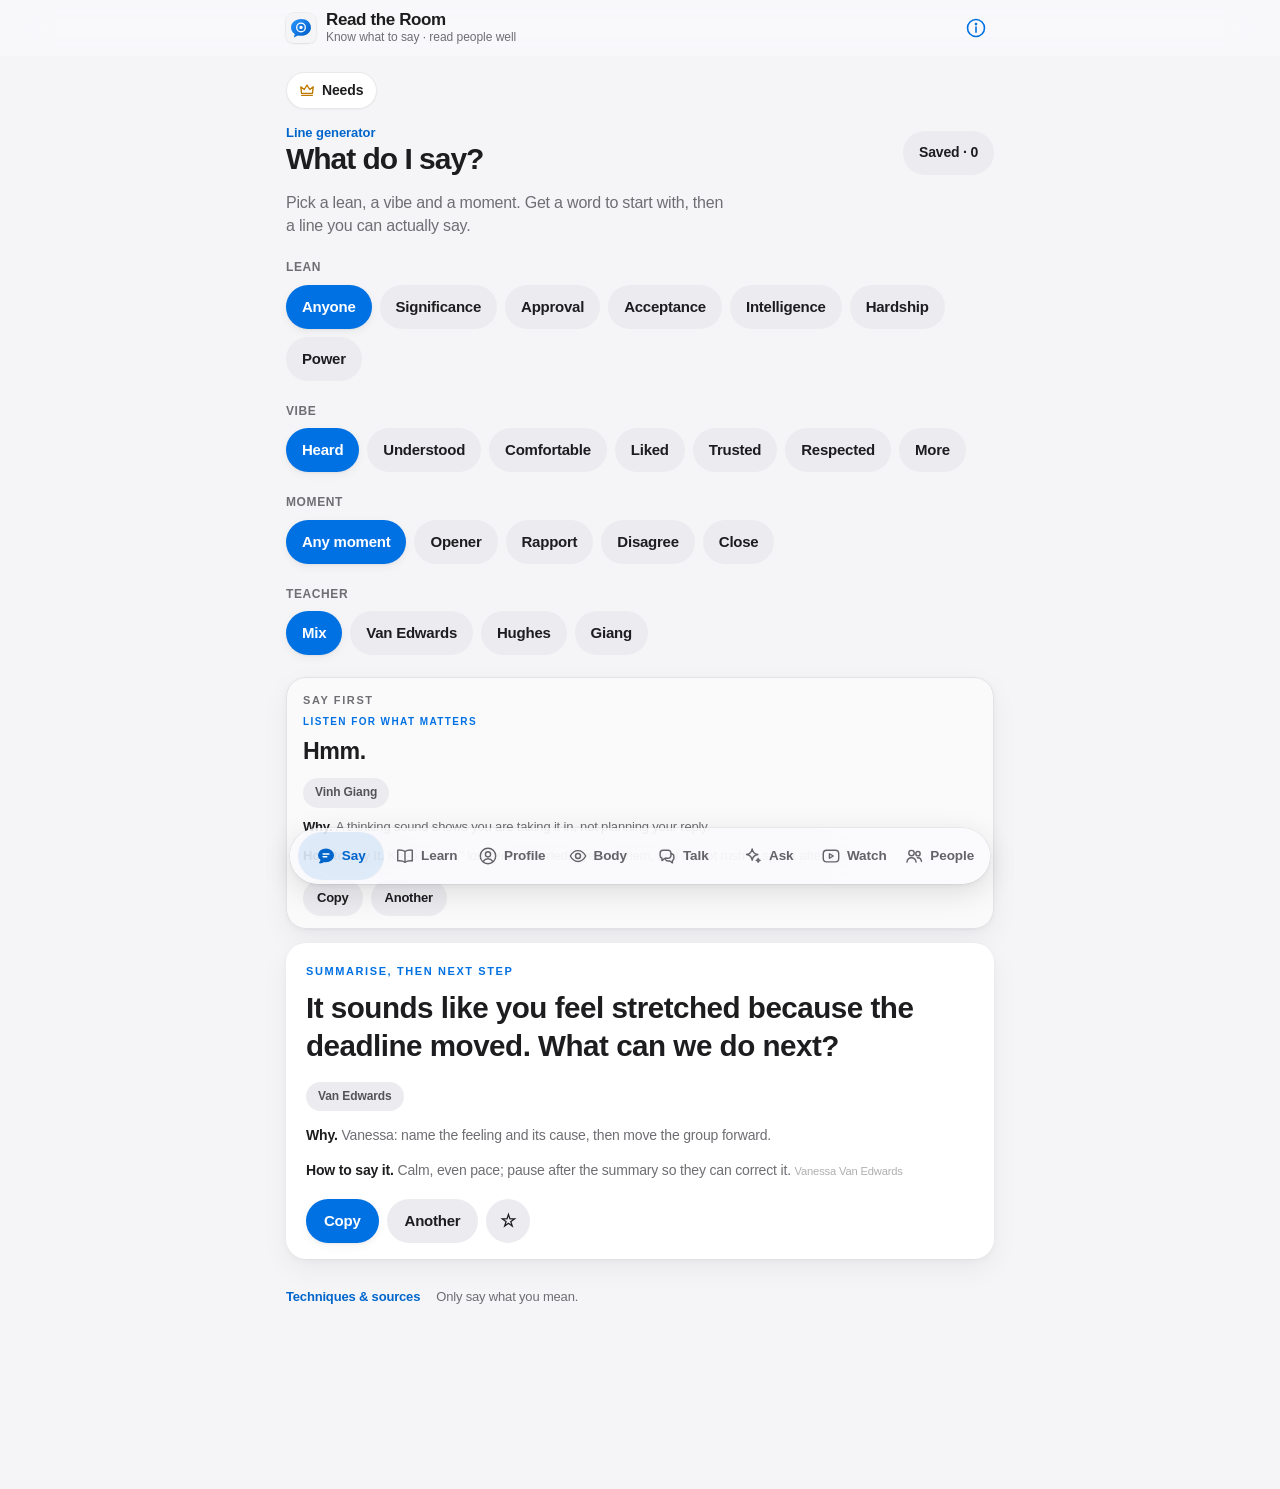
<file: docs/index.html>
<!doctype html>
<html lang="en-GB">
<head>
<meta charset="utf-8">
<meta name="viewport" content="width=device-width,initial-scale=1,viewport-fit=cover">
<title>Read the Room</title>
<meta name="description" content="Know what to say and read people well: a line generator from Van Edwards, Hughes and Giang, plus a field guide to profiling and body language from Chase Hughes' work.">
<meta name="theme-color" content="#f5f5f7">
<link rel="manifest" href="manifest.webmanifest">
<link rel="icon" href="icon.svg" type="image/svg+xml">
<link rel="icon" type="image/png" href="icon-192.png" sizes="192x192">
<link rel="apple-touch-icon" href="apple-touch-icon.png">
<meta name="apple-mobile-web-app-capable" content="yes">
<meta name="mobile-web-app-capable" content="yes">
<meta name="apple-mobile-web-app-title" content="Read the Room">
<meta name="application-name" content="Read the Room">
<meta name="apple-mobile-web-app-status-bar-style" content="default">
<meta property="og:title" content="Read the Room">
<meta property="og:description" content="Know what to say. Read people well.">
<link rel="stylesheet" href="style.css">
<link rel="stylesheet" href="say.css">
<link rel="stylesheet" href="hub.css">
<link rel="stylesheet" href="learn/learn.css">
<link rel="stylesheet" href="design.css">
<!-- three.js is only fetched when a 3D figure is opened -->
<script type="importmap">{"imports":{"three":"./vendor/three/build/three.module.js","three/addons/":"./vendor/three/jsm/"}}</script>
<script src="migrate.js"></script>
</head>
<body>
<header class="top">
  <div class="brand"><span class="logo" aria-hidden="true"><img src="icon.svg" alt="" width="30" height="30"></span><div><h1>Read the Room</h1><small>Know what to say · read people well</small></div></div>
  <button class="icon-btn" id="infoBtn" aria-label="About"><svg viewBox="0 0 24 24" width="22" height="22" aria-hidden="true" fill="none" stroke="currentColor" stroke-width="1.75" stroke-linecap="round"><circle cx="12" cy="12" r="9.25"/><path d="M12 11v5.5"/><circle cx="12" cy="7.75" r=".6" fill="currentColor"/></svg></button>
</header>

<main>
  <!-- SAY (line generator, from Read Anyone) -->
  <section id="tab-say" class="tab active">
    <div id="sayFrom" class="say-from"></div>
    <div class="say-needs-wrap">
      <button type="button" class="needs-btn" id="needsBtn" aria-expanded="false" aria-controls="sayNeedsPanel"><svg class="needs-ico" viewBox="0 0 24 24" width="18" height="18" aria-hidden="true" fill="none" stroke="currentColor" stroke-width="1.8" stroke-linejoin="round" stroke-linecap="round"><path d="M4.75 16.5 3.75 7.75l4.6 3.6L12 5.5l3.65 5.85 4.6-3.6-1 8.75Z"/><path d="M5 19.25h14"/></svg> Needs</button>
      <div id="sayNeedsPanel" class="say-needs-panel" hidden>
        <div class="say-needs-head">
          <h2>The six needs</h2>
          <button type="button" class="needs-close" id="needsClose" aria-label="Close needs"><svg viewBox="0 0 24 24" width="14" height="14" aria-hidden="true" fill="none" stroke="currentColor" stroke-width="2.4" stroke-linecap="round"><path d="M6 6l12 12M18 6 6 18"/></svg></button>
        </div>
        <div id="sayNeedsBody"></div>
      </div>
    </div>
    <div id="sayApp" class="ra"></div>
  </section>

  <!-- LEARN (bite-sized cards from all three teachers; data in learn/cards.js) -->
  <section id="tab-learn" class="tab"><div id="learnApp" class="learn"></div></section>

  <!-- PROFILE -->
  <section id="tab-profile" class="tab">
    <div class="drill" id="drill"></div>
    <section class="needs-guide" id="needsGuide">
      <h2>The six needs</h2>
      <p class="lede">Everyone leans on one or two of these. They’re hunches you test by listening, never labels you put on people.</p>
      <div id="needsCards"></div>
    </section>
    <div class="howto">
      <b>Six-minute read</b>
      <ol><li>Baseline them on easy small talk.</li><li>Tap what you notice below.</li><li>Use the card to talk their way, or tap <b>✦ More lines for them</b> to get lines in Say.</li></ol>
      <p class="caveat">One gesture ≠ one meaning. Look for <b>changes</b>, <b>clusters</b>, and <b>what was just said</b>.</p>
    </div>
    <div id="groups"></div>
    <div class="spacer"></div>
  </section>

  <!-- CUES -->
  <section id="tab-cues" class="tab">
    <div class="search"><input id="cueSearch" type="search" placeholder="Search cues… e.g. lips, feet, pause"></div>
    <div class="regions" id="regions"></div>
    <p class="caveat">Baseline first · clusters of 3+ · context. Stress ≠ lying. Culture, cold rooms and your own pressure all change behaviour.</p>
    <p class="hint3d">▶ <b>Show me in 3D</b> plays a figure acting out the cue. Turn it with a finger or mouse. <b>Real example</b> shows openly licensed photos of real people making the gesture.</p>
    <div id="cueList"></div>
  </section>

  <!-- TALK -->
  <section id="tab-talk" class="tab">
    <h2 class="sec">By goal</h2>
    <div id="goalList"></div>
    <h2 class="sec">By need</h2>
    <div id="needList"></div>
    <h2 class="sec">By decision style</h2>
    <div id="decList"></div>
    <h2 class="sec">By life value</h2>
    <div id="valList"></div>
    <h2 class="sec">Conflict styles</h2>
    <div id="animalList"></div>
  </section>

  <!-- ASK: two separate knowledge bases behind one switch -->
  <section id="tab-ask" class="tab">
    <div class="wseg askseg" id="askSeg" role="tablist" aria-label="Ask source"><i></i><button data-am="hughes" role="tab">Hughes only</button><button data-am="blend" role="tab">Blend · 3 teachers</button></div>
    <div id="askHughes">
      <div class="ask-head">
        <div><h2 class="sec">Ask · Hughes only</h2><p class="caveat">Answers come only from Chase Hughes’ work: <i>The Behavior Ops Manual</i> plus his own videos and site. Written in my own words, with page refs and links. Runs on your device, with no AI service.</p></div>
        <div class="ask-tools"><button class="ghost" id="askGloss">Glossary</button><button class="ghost" id="askClear">Clear</button></div>
      </div>
      <div id="askLog" class="chat" aria-live="polite"></div>
      <form id="askBar" class="askbar" autocomplete="off">
        <button type="button" id="askMic" class="mic" aria-label="Ask by voice" title="Ask by voice"><svg viewBox="0 0 24 24" width="20" height="20" aria-hidden="true"><path fill="currentColor" d="M12 14a3 3 0 0 0 3-3V5a3 3 0 0 0-6 0v6a3 3 0 0 0 3 3Zm5-3a5 5 0 0 1-10 0H5a7 7 0 0 0 6 6.92V21h2v-3.08A7 7 0 0 0 19 11h-2Z"/></svg></button>
        <input id="askInput" type="text" placeholder="Ask about a cue, term or situation…" enterkeyhint="send" aria-label="Your question">
        <button type="submit" class="send" aria-label="Send"><svg viewBox="0 0 24 24" width="20" height="20" aria-hidden="true"><path fill="currentColor" d="M12 4 5 11l1.4 1.4L11 7.8V20h2V7.8l4.6 4.6L19 11z"/></svg></button>
      </form>
    </div>
    <div id="blendPane" class="ra blend" hidden aria-label="Ask: blend of Van Edwards, Hughes and Giang">
      <div class="ask-wrap">
        <div class="top">
          <div><div class="kicker">Blend · Van Edwards, Hughes, Vinh Giang</div><h1>Ask</h1></div>
          <button type="button" class="saved-btn" id="blGloss">Glossary</button>
        </div>
        <p class="lede">One blended answer from all three teachers: a direct answer, a few moves, lines to try and how to say them. Separate from the Hughes-only notes.</p>
        <div class="picks ask-filter" id="blFilter" aria-label="Teacher"></div>
        <div id="blLog" class="ask-log" aria-live="polite"></div>
        <p class="ask-clear-row"><button type="button" class="link-btn" id="blClear" hidden>Clear chat</button></p>
      </div>
      <form id="blBar" class="ask-bar" autocomplete="off">
        <div class="ask-bar-in">
          <input id="blInput" type="text" inputmode="text" enterkeyhint="send" placeholder="Ask anything — vague is fine" aria-label="Your question">
          <button type="button" id="blMic" class="mic" aria-label="Speak your question"><svg viewBox="0 0 24 24" width="20" height="20" aria-hidden="true"><path fill="currentColor" d="M12 14a3 3 0 0 0 3-3V5a3 3 0 0 0-6 0v6a3 3 0 0 0 3 3Zm5-3a5 5 0 0 1-10 0H5a7 7 0 0 0 6 6.92V21h2v-3.08A7 7 0 0 0 19 11h-2Z"/></svg></button>
          <button type="submit" class="send" aria-label="Ask"><svg viewBox="0 0 24 24" width="20" height="20" aria-hidden="true"><path fill="currentColor" d="M12 4 5 11l1.4 1.4L11 7.8V20h2V7.8l4.6 4.6L19 11z"/></svg></button>
        </div>
      </form>
      <dialog id="blDlg" class="ask-dlg">
        <div class="dlg-in">
          <p class="dlg-close-row"><button type="button" class="btn" id="blDlgClose">Done</button></p>
          <div id="blDlgBody"></div>
        </div>
      </dialog>
    </div>
  </section>

  <!-- WATCH -->
  <section id="tab-watch" class="tab">
    <h2 class="sec">Watch</h2>
    <p class="caveat">Real-life examples of behaviour profiling, played from YouTube. Each cue moment links to the matching Body cue and Ask entry. <b>Cues are indicators, not proof.</b> Analysts are reading stress and behaviour, not handing down a verdict. Courts and investigators decide facts.</p>
    <div class="wseg" id="watchSeg" role="tablist"><i></i><button data-g="hughes" role="tab">Chase Hughes</button><button data-g="others" role="tab">Other analysts</button><button data-ap="1" role="tab">Appearance &amp; movement</button></div>
    <p class="caveat wnote" id="watchNote"></p>
    <div class="regions" id="watchConcepts"></div>
    <div class="wfilter"><select id="watchCue" aria-label="Filter by cue"><option value="">Any cue</option></select><span id="watchCount" class="caveat"></span></div>
    <div id="watchList"></div>
    <div id="apPane">
      <p class="caveat"><b>One cue on its own is not a profile.</b> Everything here is a prompt to ask, not a verdict. Teachers come first. Outside sources are other experts and researchers, shown for comparison only. They don’t feed Ask or Learn.</p>
      <details class="ap-legend"><summary>What the tags mean</summary>
        <p><b>Mainstream</b>: peer-reviewed research, universities, health services such as the NHS, major outlets and established experts on them.</p>
        <p><b>Non-mainstream</b>: practitioner coaches, style and image consultants, influencers, and alternative takes such as colour analysis or face reading. Often useful, but opinion or experience, not tested evidence. Fringe items carry a short caution.</p>
        <p><b>Strong / Moderate / Weak</b> on an evidence point is how solid the research behind it is, as rated in the research notes.</p>
        <p><b>When to suggest a GP / be concerned</b> marks health and safeguarding items. They are not for diagnosing anyone. If you’re worried about someone, encourage them to see a GP or follow your safeguarding route.</p></details>
      <input id="apSearch" class="ap-search" type="search" placeholder="Search clothes, gait, beard, colour…" aria-label="Search this view" autocomplete="off">
      <div class="regions" id="apTopics" aria-label="Topic"></div>
      <div class="ap-filters">
        <label class="ap-fl"><span>Stream</span><select id="apStream" aria-label="Mainstream or non-mainstream"><option value="both">Both</option><option value="main">Mainstream</option><option value="non">Non-mainstream</option></select></label>
        <label class="ap-fl"><span>Type</span><select id="apFmt"><option value="any">All</option><option value="video">Video</option><option value="written">Written</option><option value="interactive">Interactive</option><option value="code">Code &amp; data</option><option value="point">Points</option></select></label>
        <label class="ap-fl"><span>Source</span><select id="apKind"><option value="any">All</option><option value="teachers">Teachers</option><option value="outside">Outside sources</option><option value="research">Research</option><option value="practitioner">Practitioner</option><option value="health">Health &amp; care</option></select></label>
      </div>
      <div class="wfilter"><span id="apCount" class="caveat"></span></div>
      <details class="ap-legend" id="apGaps"></details>
      <p class="caveat" id="apOffline" hidden>You’re offline. The list still works, but videos and links need a connection.</p>
      <div id="apList"></div>
    </div>
  </section>

  <!-- PEOPLE -->
  <section id="tab-people" class="tab">
    <div class="row-between"><h2 class="sec">People</h2><button class="ghost" id="newProfile">+ New</button></div>
    <div id="peopleList"></div>
    <div class="backup">
      <button class="ghost" id="exportBtn">Export backup</button>
      <label class="ghost file">Import<input type="file" id="importFile" accept="application/json"></label>
    </div>
    <p class="caveat">Saved only on this device (no server). Export a backup now and then.</p>
  </section>
</main>

<!-- live profile card (sticky, Profile tab only) -->
<div id="card" class="card collapsed" aria-live="polite" style="display:none">
  <button id="cardToggle" class="card-head">
    <span id="cardSummary">Tap what you notice — your read builds here</span>
    <span class="chev"><svg viewBox="0 0 24 24" width="16" height="16" aria-hidden="true" fill="none" stroke="currentColor" stroke-width="2.4" stroke-linecap="round" stroke-linejoin="round"><path d="M6 15l6-6 6 6"/></svg></span>
  </button>
  <div class="card-body" id="cardBody"></div>
</div>

<nav class="tabs">
  <button data-tab="say" class="active"><span class="tico"><svg class="ico" viewBox="0 0 24 24" aria-hidden="true"><g class="o"><path d="M12 3.75c-4.83 0-8.75 3.27-8.75 7.3 0 2.2 1.17 4.17 3 5.5-.17 1.33-.8 2.6-1.75 3.45 2.07.08 3.9-.6 5.1-1.62.77.18 1.57.27 2.4.27 4.83 0 8.75-3.27 8.75-7.3S16.83 3.75 12 3.75Z"/><path d="M8.5 9.6h7M8.5 12.9h4.5"/></g><g class="f"><path class="fl" d="M12 3.75c-4.83 0-8.75 3.27-8.75 7.3 0 2.2 1.17 4.17 3 5.5-.17 1.33-.8 2.6-1.75 3.45 2.07.08 3.9-.6 5.1-1.62.77.18 1.57.27 2.4.27 4.83 0 8.75-3.27 8.75-7.3S16.83 3.75 12 3.75Z"/><path class="kn" d="M8.5 9.6h7M8.5 12.9h4.5"/></g></svg></span>Say</button>
  <button data-tab="learn"><span class="tico"><svg class="ico" viewBox="0 0 24 24" aria-hidden="true"><g class="o"><path d="M12 6.6C10 5.1 7.2 4.6 3.25 4.9v12.9c3.95-.3 6.75.2 8.75 1.7 2-1.5 4.8-2 8.75-1.7V4.9C16.8 4.6 14 5.1 12 6.6Z"/><path d="M12 6.6v12.9"/></g><g class="f"><path class="fl" d="M12 6.6C10 5.1 7.2 4.6 3.25 4.9v12.9c3.95-.3 6.75.2 8.75 1.7 2-1.5 4.8-2 8.75-1.7V4.9C16.8 4.6 14 5.1 12 6.6Z"/><path class="kn" d="M12 7.4v11.3"/></g></svg></span>Learn</button>
  <button data-tab="profile"><span class="tico"><svg class="ico" viewBox="0 0 24 24" aria-hidden="true"><g class="o"><circle cx="12" cy="12" r="9.25"/><circle cx="12" cy="10" r="3.1"/><path d="M6.4 18.4c1.35-1.95 3.35-3.05 5.6-3.05s4.25 1.1 5.6 3.05"/></g><g class="f"><circle class="fl" cx="12" cy="12" r="9.25"/><circle class="kf" cx="12" cy="10" r="3.1"/><path class="kf" d="M6.4 18.4c1.35-1.95 3.35-3.05 5.6-3.05s4.25 1.1 5.6 3.05A9.2 9.2 0 0 1 12 21.25a9.2 9.2 0 0 1-5.6-2.85Z"/></g></svg></span>Profile</button>
  <button data-tab="cues"><span class="tico"><svg class="ico" viewBox="0 0 24 24" aria-hidden="true"><g class="o"><path d="M2.75 12S6.25 5.5 12 5.5 21.25 12 21.25 12 17.75 18.5 12 18.5 2.75 12 2.75 12Z"/><circle cx="12" cy="12" r="3"/></g><g class="f"><path class="fl" d="M2.75 12S6.25 5.5 12 5.5 21.25 12 21.25 12 17.75 18.5 12 18.5 2.75 12 2.75 12Z"/><circle class="kf" cx="12" cy="12" r="3.4"/><circle class="fl" cx="12" cy="12" r="1.5"/></g></svg></span>Body</button>
  <button data-tab="talk"><span class="tico"><svg class="ico" viewBox="0 0 24 24" aria-hidden="true"><g class="o"><path d="M3.75 8.5A3.5 3.5 0 0 1 7.25 5h6A3.5 3.5 0 0 1 16.75 8.5v2.75a3.5 3.5 0 0 1-3.5 3.5H9.5L6 17.5v-2.9a3.5 3.5 0 0 1-2.25-3.3Z"/><path d="M16.75 9.25h.25a3.25 3.25 0 0 1 3.25 3.25v2.25a3.25 3.25 0 0 1-1.75 2.9v2.6l-3.1-2.25H13a3.25 3.25 0 0 1-2.9-1.75"/></g><g class="f"><path class="fl" d="M3.75 8.5A3.5 3.5 0 0 1 7.25 5h6A3.5 3.5 0 0 1 16.75 8.5v2.75a3.5 3.5 0 0 1-3.5 3.5H9.5L6 17.5v-2.9a3.5 3.5 0 0 1-2.25-3.3Z"/><path d="M16.75 9.25h.25a3.25 3.25 0 0 1 3.25 3.25v2.25a3.25 3.25 0 0 1-1.75 2.9v2.6l-3.1-2.25H13a3.25 3.25 0 0 1-2.9-1.75"/></g></svg></span>Talk</button>
  <button data-tab="ask"><span class="tico"><svg class="ico" viewBox="0 0 24 24" aria-hidden="true"><g class="o"><path d="M11 3.5c.6 4.2 2.6 6.2 6.75 6.75-4.15.6-6.15 2.6-6.75 6.75-.6-4.15-2.6-6.15-6.75-6.75C8.4 9.7 10.4 7.7 11 3.5Z"/><path d="M18.25 15c.22 1.4.8 2 2.25 2.25-1.45.22-2.03.8-2.25 2.25-.22-1.45-.8-2.03-2.25-2.25 1.45-.25 2.03-.85 2.25-2.25Z"/></g><g class="f"><path class="fl" d="M11 3.5c.6 4.2 2.6 6.2 6.75 6.75-4.15.6-6.15 2.6-6.75 6.75-.6-4.15-2.6-6.15-6.75-6.75C8.4 9.7 10.4 7.7 11 3.5Z"/><path class="fl" d="M18.25 15c.22 1.4.8 2 2.25 2.25-1.45.22-2.03.8-2.25 2.25-.22-1.45-.8-2.03-2.25-2.25 1.45-.25 2.03-.85 2.25-2.25Z"/></g></svg></span>Ask</button>
  <button data-tab="watch"><span class="tico"><svg class="ico" viewBox="0 0 24 24" aria-hidden="true"><g class="o"><rect x="2.75" y="5" width="18.5" height="14" rx="4"/><path d="M10.1 9.3v5.4l4.6-2.7Z"/></g><g class="f"><rect class="fl" x="2.75" y="5" width="18.5" height="14" rx="4"/><path class="kf" d="M10.1 9.3v5.4l4.6-2.7Z"/></g></svg></span>Watch</button>
  <button data-tab="people"><span class="tico"><svg class="ico" viewBox="0 0 24 24" aria-hidden="true"><g class="o"><circle cx="9" cy="8.5" r="3.25"/><path d="M3.5 19.25c.5-3.1 2.8-5.25 5.5-5.25s5 2.15 5.5 5.25"/><circle cx="16.75" cy="9.25" r="2.6"/><path d="M16 14.1c2.55-.3 4.55 1.55 5 4.4"/></g><g class="f"><circle class="fl" cx="9" cy="8.5" r="3.25"/><path class="fl" d="M3.5 19.25c.5-3.1 2.8-5.25 5.5-5.25s5 2.15 5.5 5.25Z"/><circle class="fl" cx="16.75" cy="9.25" r="2.6"/><path class="fl" d="M16 14.1c2.55-.3 4.55 1.55 5 4.4h-5.1a6.9 6.9 0 0 0-1.6-4.1Z"/></g></svg></span>People</button>
</nav>

<dialog id="dlg"><div id="dlgBody"></div><form method="dialog"><button class="primary">Close</button></form></dialog>

<script src="data.js"></script>
<script src="figure/cues3d.js"></script>
<script src="photos/photos.js"></script>
<script src="say/app.js"></script>
<script src="app.js"></script>
<script src="ask/ui.js"></script>
<script src="blend/ui.js"></script>
<script src="watch/ui.js"></script>
<script src="watch/appearance.js"></script>
<script src="hub.js"></script>
<script src="learn/learn.js"></script>
</body>
</html>
</file>
<file: docs/style.css>
/* Read & Connect: light, Apple-style theme */
:root{
  --bg:#f5f5f7;--card:#fff;--fill:#ececf0;--fill2:#f5f5f7;--line:#e2e2e7;--text:#1d1d1f;--mute:#6e6e73;
  --acc:#0071e3;--acc-h:#0077ed;--acc-t:#e8f1fd;--acc-ink:#0062c4;
  --good:#248a3d;--warn:#c25e00;--bad:#d70015;--r:20px;
  --sh:0 1px 2px rgba(0,0,0,.04),0 6px 20px rgba(0,0,0,.06);--sh2:0 2px 6px rgba(0,0,0,.06),0 18px 50px rgba(0,0,0,.14);
  --ease:cubic-bezier(.25,.1,.25,1);--spring:cubic-bezier(.32,.72,0,1);
  --glass:rgba(251,251,253,.78);
}
*{box-sizing:border-box;-webkit-tap-highlight-color:transparent}
html,body{margin:0;background:var(--bg);color:var(--text);font:16px/1.47 -apple-system,BlinkMacSystemFont,"SF Pro Text","SF Pro Display","Inter","Helvetica Neue","Segoe UI",Roboto,sans-serif;-webkit-font-smoothing:antialiased;letter-spacing:-.01em}
body{padding-bottom:calc(160px + env(safe-area-inset-bottom))}
button,input,textarea,label{font:inherit;color:inherit}
button{cursor:pointer}
:focus-visible{outline:3px solid rgba(0,113,227,.5);outline-offset:2px;border-radius:12px}
/* header */
.top{position:sticky;top:0;z-index:5;display:flex;justify-content:space-between;align-items:center;padding:calc(10px + env(safe-area-inset-top)) 18px 10px;background:var(--glass);backdrop-filter:saturate(180%) blur(20px);-webkit-backdrop-filter:saturate(180%) blur(20px);border-bottom:1px solid rgba(0,0,0,.06)}
.brand{display:flex;gap:10px;align-items:center}
.logo{font-size:26px;color:var(--acc);line-height:1}
h1{font-size:17px;font-weight:650;margin:0;letter-spacing:-.02em}
small{color:var(--mute);font-size:12px}
.icon-btn{width:34px;height:34px;border-radius:50%;border:0;background:var(--fill);color:var(--text);font-weight:650;display:inline-grid;place-items:center;transition:background .2s var(--ease),transform .15s var(--ease)}
main{max-width:740px;margin:0 auto;padding:18px 16px}
.tab{display:none}.tab.active{display:block;animation:fadeUp .3s var(--ease)}
@keyframes fadeUp{from{opacity:0;transform:translateY(6px)}to{opacity:1;transform:none}}
/* cards */
.howto,.drill,.group,.cue,.acc,.person,.blk{background:var(--card);border:0;border-radius:var(--r);box-shadow:var(--sh)}
.howto,.drill{padding:16px 18px;margin-bottom:14px}
.drill{background:linear-gradient(135deg,#eef5ff,#f3f0ff)}
.drill b{color:var(--acc-ink)}
.howto ol{margin:8px 0 4px 20px;padding:0}
.caveat{color:var(--mute);font-size:13.5px;margin:8px 0}
.group{margin-bottom:12px;overflow:hidden}
.group summary{list-style:none;padding:15px 18px;display:flex;justify-content:space-between;align-items:center;font-weight:600;cursor:pointer;transition:background .2s var(--ease)}
.group summary::-webkit-details-marker{display:none}
.group .count{font-size:13px;color:var(--acc-ink);font-weight:600}
.group .hint{color:var(--mute);font-size:13px;padding:0 18px 6px}
.chips{display:flex;flex-wrap:wrap;gap:8px;padding:6px 14px 16px}
.chip{border:1px solid var(--line);background:var(--card);color:var(--text);border-radius:999px;padding:9px 15px;font-size:14.5px;text-align:left;transition:background .2s var(--ease),color .2s var(--ease),border-color .2s var(--ease),transform .15s var(--ease)}
.chip.on{background:var(--acc);border-color:var(--acc);color:#fff;font-weight:600}
.chip.good.on{background:var(--good);border-color:var(--good)}.chip.bad.on{background:var(--warn);border-color:var(--warn)}
/* live profile card */
.card{position:fixed;left:0;right:0;bottom:calc(64px + env(safe-area-inset-bottom));z-index:6;max-width:740px;margin:0 auto;background:rgba(255,255,255,.86);backdrop-filter:saturate(180%) blur(20px);-webkit-backdrop-filter:saturate(180%) blur(20px);border:1px solid rgba(0,0,0,.06);border-radius:24px 24px 0 0;box-shadow:0 -8px 30px rgba(0,0,0,.08)}
.card-head{width:100%;display:flex;justify-content:space-between;gap:10px;align-items:center;background:none;border:0;color:var(--text);padding:15px 18px;font-size:15px;text-align:left;font-weight:600}
.chev{transition:transform .3s var(--spring);color:var(--mute)}.card:not(.collapsed) .chev{transform:rotate(180deg)}
.card-body{max-height:62vh;overflow:auto;padding:0 16px 16px}.card.collapsed .card-body{display:none}
.card:not(.collapsed) .card-body{animation:fadeUp .3s var(--ease)}
.pill{display:inline-block;padding:4px 11px;border-radius:999px;background:var(--fill);font-size:13px;margin:2px 4px 2px 0;font-weight:500}
.blk{padding:13px 15px;margin:10px 0;box-shadow:0 1px 2px rgba(0,0,0,.04),0 2px 10px rgba(0,0,0,.04)}
.blk h4{margin:0 0 6px;font-size:12px;letter-spacing:.06em;text-transform:uppercase;color:var(--mute);font-weight:600}
.blk ul{margin:4px 0 0 18px;padding:0}.blk li{margin:3px 0}
.say{position:relative;background:var(--fill2);border-left:3px solid var(--acc);padding:10px 64px 10px 12px;border-radius:12px;margin:6px 0}
.say button{position:absolute;right:8px;top:7px;border:0;background:var(--card);color:var(--acc-ink);border-radius:999px;padding:4px 10px;font-size:12.5px;font-weight:600;box-shadow:0 1px 2px rgba(0,0,0,.08)}
.meter{height:8px;border-radius:8px;background:linear-gradient(90deg,#ff3b30,#ff9f0a,#34c759);position:relative;margin:8px 0 2px}
.meter i{position:absolute;top:-5px;width:18px;height:18px;border-radius:50%;background:#fff;box-shadow:0 1px 4px rgba(0,0,0,.3);transform:translateX(-50%);transition:left .4s var(--spring)}
.row{display:flex;gap:8px;flex-wrap:wrap}.row-between{display:flex;justify-content:space-between;align-items:center}
/* buttons */
button.primary,button.ghost,label.ghost{border-radius:999px;padding:10px 18px;font-weight:600;font-size:15px;border:0;display:inline-flex;align-items:center;gap:6px;transition:background .2s var(--ease),transform .15s var(--ease),box-shadow .2s var(--ease)}
button.primary{background:var(--acc);color:#fff}
button.ghost,label.ghost{background:var(--fill);color:var(--acc-ink)}
label.file{cursor:pointer}label.file input{display:none}
input,textarea{width:100%;background:var(--card);border:1px solid var(--line);color:var(--text);border-radius:14px;padding:12px 14px;transition:border-color .2s var(--ease),box-shadow .2s var(--ease)}
input:focus,textarea:focus{outline:none;border-color:var(--acc);box-shadow:0 0 0 4px rgba(0,113,227,.18)}
textarea{min-height:76px}
/* cue library */
.search{position:sticky;top:61px;z-index:4;background:linear-gradient(var(--bg) 80%,transparent);padding:2px 0 10px}
.search input{background:var(--fill);border-color:transparent;border-radius:12px;padding:11px 14px}
.regions{display:flex;gap:2px;overflow-x:auto;padding:3px;background:var(--fill);border-radius:12px;scrollbar-width:none;margin-bottom:6px}
.regions::-webkit-scrollbar{display:none}
.regions button{flex:none;border:0;background:transparent;color:var(--text);border-radius:9px;padding:7px 13px;font-size:13.5px;font-weight:500;transition:background .2s var(--ease),box-shadow .2s var(--ease),transform .15s var(--ease)}
.regions button.on{background:var(--card);box-shadow:0 1px 3px rgba(0,0,0,.12),0 1px 1px rgba(0,0,0,.04);font-weight:600}
.cue{padding:14px 16px;margin:10px 0;display:flex;gap:12px}
.dot{flex:none;width:10px;height:10px;border-radius:50%;margin-top:7px}
.s0{background:#34c759}.s1{background:#8e8e93}.s2{background:#ff9f0a}.s3{background:#ff3b30}
.cue b{display:block;font-weight:600}.cue .m{color:#3a3a3c;font-size:14.5px}.cue .ref{color:var(--mute);font-size:12.5px;margin-top:2px}
.legend{display:flex;gap:14px;flex-wrap:wrap;font-size:12.5px;color:var(--mute);margin:6px 2px 8px}.legend span{display:flex;align-items:center;gap:6px}.legend .dot{margin:0}
h2.sec{font-size:13px;text-transform:uppercase;letter-spacing:.07em;color:var(--mute);margin:24px 4px 10px;font-weight:600}
.acc{margin:10px 0;overflow:hidden}
.acc summary{list-style:none;padding:15px 18px;font-weight:600;display:flex;gap:10px;align-items:center;cursor:pointer;transition:background .2s var(--ease)}
.acc summary::-webkit-details-marker{display:none}
.acc summary::after{content:"";margin-left:auto;width:8px;height:8px;border-right:2px solid #aeaeb2;border-bottom:2px solid #aeaeb2;transform:rotate(45deg);transition:transform .3s var(--spring)}
.acc[open] summary::after{transform:rotate(-135deg)}
.acc .in{padding:0 18px 16px;color:#3a3a3c}.acc .in ol,.acc .in ul{margin:4px 0 0 18px;padding:0}.acc li{margin:4px 0}
.acc[open] .in{animation:fadeUp .25s var(--ease)}
.acc .q{font-style:italic;color:#5149c9}
.person{padding:14px 16px;margin:10px 0}
.person .meta{color:var(--mute);font-size:13px}.person .row{margin-top:10px}
.backup{display:flex;gap:8px;margin-top:16px}
.empty{color:var(--mute);text-align:center;padding:36px 10px}
/* bottom tab bar */
.tabs{position:fixed;left:0;right:0;bottom:0;z-index:7;display:flex;background:var(--glass);backdrop-filter:saturate(180%) blur(20px);-webkit-backdrop-filter:saturate(180%) blur(20px);border-top:1px solid rgba(0,0,0,.07);padding:4px 0 env(safe-area-inset-bottom)}
.tabs button{flex:1;background:none;border:0;color:#6e6e73;padding:6px 0 8px;font-size:11px;font-weight:500;display:flex;flex-direction:column;align-items:center;gap:2px;transition:color .2s var(--ease),transform .15s var(--ease)}
.tabs button span{font-size:20px;filter:grayscale(1) opacity(.6);transition:filter .2s var(--ease),transform .3s var(--spring)}
.tabs button.active{color:var(--acc)}
.tabs button.active span{filter:none;transform:translateY(-1px) scale(1.06)}
/* dialog */
dialog{background:var(--card);color:var(--text);border:0;border-radius:24px;max-width:560px;width:92vw;padding:22px;box-shadow:var(--sh2)}
dialog[open]{animation:pop .35s var(--spring)}
dialog::backdrop{background:rgba(0,0,0,.28);backdrop-filter:blur(4px);-webkit-backdrop-filter:blur(4px)}
@keyframes pop{from{opacity:0;transform:scale(.94) translateY(8px)}to{opacity:1;transform:none}}
.spacer{height:20px}
.toast{position:fixed;left:50%;bottom:230px;transform:translateX(-50%);background:rgba(29,29,31,.92);color:#fff;padding:9px 16px;border-radius:999px;font-weight:600;z-index:40;font-size:13.5px;box-shadow:var(--sh2);animation:pop .3s var(--spring)}
@media(min-width:760px){body{padding-bottom:170px}}

/* 3D figure */
.hint3d{font-size:13px;color:var(--mute);margin:4px 4px 8px}.hint3d b{color:var(--acc-ink)}
.cue .show3d{margin-top:10px;border:0;background:var(--acc-t);color:var(--acc-ink);border-radius:999px;padding:7px 14px;font-size:13.5px;font-weight:600;transition:background .2s var(--ease),transform .15s var(--ease)}
body.fig-open{overflow:hidden}
.fig{position:fixed;inset:0;z-index:30;display:none;background:rgba(0,0,0,0);transition:background .35s var(--ease);align-items:flex-end;justify-content:center}
.fig.open{display:flex}
.fig.open.shown{background:rgba(0,0,0,.28)}
.fig-panel{display:flex;flex-direction:column;width:100%;height:calc(100% - 28px - env(safe-area-inset-top));background:var(--card);border-radius:24px 24px 0 0;overflow:hidden;box-shadow:var(--sh2);transform:translateY(100%);transition:transform .45s var(--spring)}
.fig.shown .fig-panel{transform:none}
.fig-grab{width:38px;height:5px;border-radius:3px;background:#d1d1d6;margin:7px auto 0;flex:none}
.fig-top{display:flex;align-items:center;gap:8px;padding:6px 14px 10px;touch-action:none}
.fig-top .icon-btn{flex:none;font-size:17px;line-height:1}.fig-top .icon-btn:disabled{opacity:.35;cursor:default}
.fig-title{flex:1;min-width:0;text-align:center}.fig-title b{display:block;white-space:nowrap;overflow:hidden;text-overflow:ellipsis;font-size:16px;font-weight:650}
.fig-stage{position:relative;flex:1;min-height:220px;background:#eceef2;touch-action:none;overflow:hidden;margin:0 12px;border-radius:18px}
.fig-stage canvas{display:block;position:absolute;inset:0;cursor:grab}
.fig-stage canvas:active{cursor:grabbing}
.fig-load{position:absolute;inset:0;display:grid;place-items:center;color:var(--mute);font-size:14px;text-align:center;padding:20px}
.fig-phase{position:absolute;left:12px;top:12px;z-index:2;pointer-events:none;background:rgba(255,255,255,.82);backdrop-filter:blur(12px);-webkit-backdrop-filter:blur(12px);color:var(--text);border-radius:999px;padding:6px 13px;font-size:13px;font-weight:600;max-width:calc(100% - 24px);box-shadow:0 1px 4px rgba(0,0,0,.08);transition:background .25s var(--ease),color .25s var(--ease)}
.fig-phase.cue{color:#fff;background:var(--acc)}
.fig-hint{position:absolute;right:12px;bottom:10px;z-index:2;pointer-events:none;font-size:11.5px;color:#6e6e73}
.fig-bar{height:3px;background:var(--fill);margin:10px 24px 0;border-radius:3px;overflow:hidden}.fig-bar i{display:block;height:100%;width:0;background:var(--acc);border-radius:3px}
.fig-ctrl{display:flex;gap:8px;overflow-x:auto;padding:12px 14px 6px;scrollbar-width:none}
.fig-ctrl::-webkit-scrollbar{display:none}
.fig-ctrl button{flex:none;border:0;background:var(--fill);color:var(--text);border-radius:999px;padding:8px 14px;font-size:13.5px;font-weight:600;transition:background .2s var(--ease),color .2s var(--ease),transform .15s var(--ease)}
.fig-ctrl button.on{background:var(--acc-t);color:var(--acc-ink)}
.fig-ctrl #figReplay{background:var(--acc);color:#fff}
.fig-info{padding:4px 18px calc(14px + env(safe-area-inset-bottom));max-height:30vh;overflow:auto;font-size:14.5px}
.fig-info .caveat{font-size:13px}
@media(min-width:760px){
  .fig{align-items:center}
  .fig-panel{width:min(980px,94vw);height:min(860px,92vh);border-radius:24px;transform:scale(.94);opacity:0;transition:transform .4s var(--spring),opacity .25s var(--ease)}
  .fig.shown .fig-panel{transform:none;opacity:1}
  .fig-grab{display:none}.fig-top{padding-top:12px}
}
/* press + hover */
button:active,label.ghost:active,.chip:active,.group summary:active,.acc summary:active{transform:scale(.97)}
@media(hover:hover){
  button.primary:hover,.fig-ctrl #figReplay:hover{background:var(--acc-h)}
  button.ghost:hover,label.ghost:hover,.icon-btn:hover,.fig-ctrl button:not(.on):not(#figReplay):hover{background:#e2e2e7}
  .chip:not(.on):hover{border-color:#c7c7cc;background:#fafafa}
  .regions button:not(.on):hover{background:rgba(255,255,255,.6)}
  .group summary:hover,.acc summary:hover{background:#fafafc}
  .cue .show3d:hover{background:#d9e8fc}
  .say button:hover{background:var(--acc-t)}
}
@media (prefers-reduced-motion:reduce){
  *,*::before,*::after{animation-duration:.01ms!important;animation-iteration-count:1!important;transition-duration:.01ms!important}
  button:active,.chip:active{transform:none}
}

/* ---------- real-example photos ---------- */
.cue-acts{display:flex;flex-wrap:wrap;gap:8px;margin-top:10px}
.cue-acts .show3d{margin-top:0}
.cue .show3d.alt{background:var(--fill);color:var(--text)}
.cue-photo{margin:10px 0 0;max-width:260px}
.cue-photo button{display:block;padding:0;border:0;background:var(--fill);border-radius:14px;overflow:hidden;width:100%;aspect-ratio:4/3;transition:transform .15s var(--ease),box-shadow .2s var(--ease)}
.cue-photo button:active{transform:scale(.97)}
.cue-photo img{display:block;width:100%;height:100%;object-fit:cover;object-position:50% 22%}
.cue-photo figcaption,.fig-info #figNote a{font-size:11.5px;color:var(--mute);margin-top:4px;line-height:1.35}
.cue-photo figcaption a,.fig-info #figNote a{color:var(--mute);text-decoration:underline;text-underline-offset:2px}
.fig-seg{position:relative;display:grid;grid-template-columns:1fr 1fr;align-self:center;width:min(240px,60%);margin:0 auto 10px;padding:3px;background:var(--fill);border-radius:10px}
.fig-seg[hidden]{display:none}
.fig-seg button{position:relative;z-index:1;border:0;background:transparent;color:var(--text);font-size:13.5px;font-weight:600;padding:6px 0;border-radius:8px;transition:color .2s var(--ease),transform .15s var(--ease)}
.fig-seg button:active{transform:scale(.97)}
.fig-seg i{position:absolute;top:3px;bottom:3px;left:3px;width:calc(50% - 3px);background:var(--card);border-radius:8px;box-shadow:0 1px 3px rgba(0,0,0,.12),0 1px 1px rgba(0,0,0,.04);transition:transform .3s var(--spring)}
.fig-seg[data-mode="photo"] i{transform:translateX(100%)}
.fig-photo{position:absolute;inset:0;z-index:3;background:#eceef2;touch-action:pan-x pan-y}
.fig-photo[hidden]{display:none}
.ph-track{display:flex;height:100%;overflow-x:auto;scroll-snap-type:x mandatory;scrollbar-width:none;overscroll-behavior-x:contain}
.ph-track::-webkit-scrollbar{display:none}
.ph-track figure{flex:0 0 100%;height:100%;margin:0;scroll-snap-align:center;display:flex;flex-direction:column;align-items:center;justify-content:center;padding:14px 14px 30px}
.ph-track img{flex:none;display:block;width:auto;height:auto;max-width:100%;max-height:calc(100% - 30px);border-radius:12px;box-shadow:var(--sh)}
.ph-track figcaption{flex:none;margin-top:8px;font-size:13px;font-weight:600;color:var(--text);text-align:center}
.ph-dots{position:absolute;left:0;right:0;bottom:10px;display:flex;justify-content:center;gap:6px;pointer-events:none}
.ph-dots i{width:7px;height:7px;border-radius:50%;background:#c7c7cc;transition:background .2s var(--ease),transform .2s var(--spring)}
.ph-dots i.on{background:var(--text);transform:scale(1.15)}
.fig.photo-mode .fig-bar,.fig.photo-mode .fig-ctrl,.fig.photo-mode .fig-phase,.fig.photo-mode .fig-hint{visibility:hidden}
.fig.photo-mode .fig-ctrl{height:0;padding:0;overflow:hidden}
.fig.photo-mode .fig-stage canvas{visibility:hidden}
.fig.photo-mode .fig-load{display:none}
@media (hover:hover){.cue .show3d.alt:hover{background:#e2e2e7}.cue-photo button:hover{box-shadow:var(--sh2)}}
/* ---------- Ask tab (chat) ---------- */
.ask-head{display:flex;justify-content:space-between;gap:12px;align-items:flex-start;margin-bottom:6px}
.ask-head .sec{margin:0 0 2px}.ask-head .caveat{margin:0;max-width:52ch}
.ask-tools{display:flex;gap:6px;flex-shrink:0}
.chat{display:flex;flex-direction:column;gap:10px;padding:8px 0 calc(90px + env(safe-area-inset-bottom))}
.msg{display:flex}.msg.user{justify-content:flex-end}
.msg.in{animation:bubIn .32s var(--spring)}
@keyframes bubIn{from{opacity:0;transform:translateY(8px) scale(.98)}to{opacity:1;transform:none}}
.msg .bub{position:relative;max-width:min(88%,620px);padding:12px 15px;border-radius:22px;font-size:15.5px;line-height:1.45}
.msg.user .bub{background:var(--acc);color:#fff;border-bottom-right-radius:7px;box-shadow:0 1px 2px rgba(0,113,227,.25)}
.msg.bot .bub{background:var(--card);box-shadow:var(--sh);border-bottom-left-radius:7px;padding-right:40px}
.msg.welcome .bub{background:linear-gradient(135deg,#eef5ff,#f3f0ff);padding-right:15px}
.bub p{margin:6px 0}.bub ul{margin:6px 0 6px 18px;padding:0}.bub li{margin:3px 0}
.bt{font-weight:650;font-size:16.5px;letter-spacing:-.015em;margin:0 0 4px}
.bt .cat{display:block;font-size:11px;font-weight:600;text-transform:uppercase;letter-spacing:.06em;color:var(--acc-ink);margin-bottom:2px}
.bub .mute{color:var(--mute);font-size:13.5px;margin:2px 0}
.bub .also{background:var(--fill2);border-radius:14px;padding:9px 12px;font-size:14.5px}
.bub .use{background:#eef8f0;border-radius:14px;padding:9px 12px;font-size:14.5px}
.bub .tip{color:var(--mute);font-size:14px}
.deep{margin:8px 0 4px;border-top:1px solid var(--line);padding-top:6px}
.deep summary{list-style:none;cursor:pointer;color:var(--acc-ink);font-weight:600;font-size:14.5px;padding:4px 0;display:inline-flex;align-items:center;gap:6px}
.deep summary::-webkit-details-marker{display:none}
.deep summary::after{content:'›';display:inline-block;transition:transform .25s var(--spring);font-size:17px}
.deep[open] summary::after{transform:rotate(90deg)}
.deep[open]>*:not(summary){animation:fadeUp .28s var(--ease)}
.ex b{font-size:13.5px;color:var(--mute);font-weight:600}
.pills{display:flex;flex-wrap:wrap;gap:6px;margin:10px 0 2px}
.pill{display:inline-flex;align-items:center;gap:4px;font-size:12.5px;padding:4px 10px;border-radius:999px;background:var(--fill);color:var(--text);text-decoration:none;max-width:100%;overflow:hidden;text-overflow:ellipsis;white-space:nowrap}
a.pill.web{background:var(--acc-t);color:var(--acc-ink)}a.pill.web:hover{background:#d9e9fc}
.lnks{display:flex;flex-wrap:wrap;gap:6px;margin:10px 0 0}
.lnk{border:0;background:var(--fill2);color:var(--acc-ink);font-weight:600;font-size:13.5px;padding:7px 12px;border-radius:12px;transition:background .2s var(--ease),transform .15s var(--ease)}
.lnk:active{transform:scale(.97)}.lnk:hover{background:var(--acc-t)}
.fus{margin-top:10px}.lbl{font-size:12px;color:var(--mute);font-weight:600;margin:6px 0 5px}
.bub .chips{display:flex;flex-wrap:wrap;gap:6px;padding:0}
.chip.fu{font-size:13.5px;padding:7px 12px}.chip.fu:active{transform:scale(.97)}
.chip.fu.rel{background:var(--fill2);border-color:transparent}
.speak{position:absolute;top:8px;right:8px;width:28px;height:28px;border-radius:50%;border:0;background:var(--fill2);font-size:13px;display:grid;place-items:center;opacity:.75}
.speak:hover{opacity:1}
.typing .bub{display:flex;gap:5px;padding:14px 16px}
.typing i{width:7px;height:7px;border-radius:50%;background:#b8b8bf;animation:dot 1s infinite var(--ease)}
.typing i:nth-child(2){animation-delay:.15s}.typing i:nth-child(3){animation-delay:.3s}
@keyframes dot{0%,80%,100%{transform:translateY(0);opacity:.5}40%{transform:translateY(-4px);opacity:1}}
.askbar{position:fixed;left:0;right:0;bottom:calc(58px + env(safe-area-inset-bottom));z-index:6;max-width:740px;margin:0 auto;display:flex;gap:8px;align-items:center;padding:8px 12px;background:var(--glass);backdrop-filter:saturate(180%) blur(20px);-webkit-backdrop-filter:saturate(180%) blur(20px)}
.askbar input{flex:1;border-radius:999px;padding:11px 16px;background:var(--card);box-shadow:0 1px 2px rgba(0,0,0,.05)}
.askbar input:focus{outline:none;border-color:var(--acc);box-shadow:0 0 0 4px rgba(0,113,227,.15)}
.askbar .send,.askbar .mic{flex-shrink:0;width:42px;height:42px;border-radius:50%;border:0;display:grid;place-items:center;font-size:18px;transition:transform .15s var(--ease),background .2s var(--ease)}
.askbar .send{background:var(--acc);color:#fff;font-weight:700}.askbar .send:active,.askbar .mic:active{transform:scale(.92)}
.askbar .mic{background:var(--fill)}.askbar .mic.on{background:#ffe5e7;animation:pulse 1.2s infinite}
@keyframes pulse{0%{box-shadow:0 0 0 0 rgba(215,0,21,.35)}100%{box-shadow:0 0 0 12px rgba(215,0,21,0)}}
.gloss{display:flex;flex-wrap:wrap;gap:6px;max-height:60vh;overflow:auto}
@media (min-width:760px){.askbar{bottom:calc(62px + env(safe-area-inset-bottom));border-radius:20px 20px 0 0}}
@media (prefers-reduced-motion:reduce){.msg.in,.typing i,.askbar .mic.on{animation:none}}

/* ---------- Watch tab ---------- */
.wseg{position:relative;display:grid;grid-template-columns:1fr 1fr;padding:3px;background:var(--fill);border-radius:12px;margin:4px 0 8px}
.wseg i{position:absolute;top:3px;bottom:3px;left:3px;width:calc(50% - 3px);background:var(--card);border-radius:9px;box-shadow:0 1px 3px rgba(0,0,0,.12),0 1px 1px rgba(0,0,0,.04);transition:transform .3s var(--spring)}
.wseg.right i{transform:translateX(100%)}
.wseg button{position:relative;z-index:1;border:0;background:transparent;color:var(--text);padding:9px 6px;font-size:14.5px;font-weight:500;border-radius:9px}
.wseg button.on{font-weight:600}
.wnote{margin:0 2px 10px}
.wfilter{display:flex;align-items:center;gap:10px;margin:2px 0 6px}
.wfilter select{flex:1;min-width:0;appearance:none;-webkit-appearance:none;background:var(--card) url("data:image/svg+xml,%3Csvg xmlns='http://www.w3.org/2000/svg' width='12' height='8'%3E%3Cpath d='M1 1l5 5 5-5' fill='none' stroke='%236e6e73' stroke-width='1.6'/%3E%3C/svg%3E") no-repeat right 14px center;border:1px solid var(--line);color:var(--text);border-radius:12px;padding:10px 36px 10px 14px;font:inherit;font-size:15px}
.wfilter .caveat{margin:0;white-space:nowrap}
.vcard{background:var(--card);border-radius:var(--r);box-shadow:var(--sh);overflow:hidden;margin:14px 0}
.vframe{scroll-margin-top:76px;position:relative;aspect-ratio:16/9;background:#000;overflow:hidden}
.vframe img{width:100%;height:100%;object-fit:cover;display:block;opacity:.94;transition:opacity .25s var(--ease),transform .4s var(--ease)}
.vframe iframe{position:absolute;inset:0;width:100%;height:100%;border:0}
.vplay{position:absolute;inset:0;margin:auto;width:64px;height:64px;border-radius:50%;border:0;background:rgba(255,255,255,.88);backdrop-filter:blur(10px);-webkit-backdrop-filter:blur(10px);box-shadow:0 6px 24px rgba(0,0,0,.25);display:grid;place-items:center;color:#1d1d1f;font-size:22px;padding:0 0 0 4px;transition:transform .2s var(--spring)}
.vplay:hover{transform:scale(1.06)}
.vdur{position:absolute;right:10px;bottom:10px;background:rgba(0,0,0,.72);color:#fff;font-size:12px;font-weight:600;padding:2px 7px;border-radius:6px}
.vframe.live .vdur{display:none}
.vbody{padding:14px 16px 16px}
.vsrc{font-size:12px;font-weight:600;letter-spacing:.02em;text-transform:uppercase;color:var(--acc-ink)}
.vby{margin:2px 0 0;font-size:13px;color:var(--mute)}
.vbody h3{margin:6px 0 6px;font-size:18px;line-height:1.3;letter-spacing:-.015em}
.vwho,.vsum{margin:4px 0;font-size:14.5px;color:var(--text)}
.vwho b{font-weight:600}
.vsum{color:#3a3a3c}
.vtags{display:flex;flex-wrap:wrap;gap:6px;margin:10px 0 4px}
.vtags span{background:var(--acc-t);color:var(--acc-ink);font-size:12.5px;font-weight:600;padding:4px 10px;border-radius:999px}
.vmom{margin-top:10px;border-top:1px solid var(--line);padding-top:8px}
.vmom summary{cursor:pointer;font-weight:600;font-size:15px;padding:6px 0;list-style:none;display:flex;align-items:center;gap:8px}
.vmom summary::-webkit-details-marker{display:none}
.vmom summary::after{content:'';margin-left:auto;width:8px;height:8px;border-right:2px solid var(--mute);border-bottom:2px solid var(--mute);transform:rotate(45deg);transition:transform .25s var(--ease)}
.vmom[open] summary::after{transform:rotate(-135deg)}
.vmom .count{background:var(--fill);color:var(--mute);font-size:12px;border-radius:999px;padding:1px 8px}
.vmom ol{list-style:none;margin:4px 0 0;padding:0}
.mom{display:flex;gap:10px;padding:9px 0;border-bottom:1px solid var(--fill)}
.mom:last-child{border-bottom:0}
.mom.hit{background:linear-gradient(90deg,var(--acc-t),transparent 70%);border-radius:10px;padding-left:6px}
.mom .ts{flex:none;align-self:flex-start;border:0;background:var(--fill);color:var(--acc-ink);font-weight:600;font-size:13px;font-variant-numeric:tabular-nums;border-radius:999px;padding:5px 10px}
.mom .mtx{min-width:0;font-size:14px}
.mom .mtx b{display:block;font-weight:600}
.mom .mtx span{display:block;color:#3a3a3c;margin-top:2px}
.mlinks{display:flex;flex-wrap:wrap;gap:6px;margin-top:6px}
.mlinks .lnk{border:0;background:var(--fill2);color:var(--acc-ink);font-size:12.5px;font-weight:600;border-radius:999px;padding:4px 10px;box-shadow:inset 0 0 0 1px var(--line)}
.vext{display:inline-block;margin-top:8px;font-size:13.5px;color:var(--acc-ink);text-decoration:none;font-weight:500}
@media (min-width:900px){#watchList{display:grid;grid-template-columns:1fr 1fr;gap:0 18px;align-items:start}}
@media (prefers-reduced-motion:reduce){.wseg i,.vplay,.vframe img{transition:none}}

.offline-bar{position:fixed;left:50%;bottom:calc(84px + env(safe-area-inset-bottom));transform:translate(-50%,20px);opacity:0;pointer-events:none;background:rgba(29,29,31,.88);color:#fff;font-size:13px;padding:8px 14px;border-radius:999px;backdrop-filter:blur(12px);-webkit-backdrop-filter:blur(12px);transition:opacity .3s,transform .3s;z-index:60;white-space:nowrap}
.offline-bar.on{opacity:1;transform:translate(-50%,0)}
</file>
<file: docs/say.css>
/* Generated by tools/build.py from Read Anyone styles.css: scoped to .ra and recoloured. Edit overlay/hub.css instead. */
.ra a:focus-visible { outline: 2px solid var(--gold);
  outline-offset: 3px; }
.ra .app { max-width: var(--max);
  margin: 0 auto;
  padding: calc(20px + env(safe-area-inset-top)) 18px calc(32px + env(safe-area-inset-bottom)); }
.ra .top { display: flex;
  justify-content: space-between;
  align-items: flex-start;
  gap: 12px;
  margin-bottom: 8px; }
.ra .kicker { font-size: 11px;
  letter-spacing: 1.6px;
  text-transform: uppercase;
  color: var(--gold);
  font-weight: 650; }
.ra h1 { margin: 6px 0 0;
  font-size: clamp(36px, 9vw, 52px);
  line-height: 1.02;
  letter-spacing: -1.6px;
  font-weight: 700; }
.ra .lede { margin: 12px 0 0;
  color: var(--muted);
  font-size: 16px;
  line-height: 1.45;
  letter-spacing: -0.2px;
  max-width: 28em; }
.ra .saved-btn { flex-shrink: 0;
  margin-top: 8px;
  cursor: pointer;
  border: 0;
  border-radius: 980px;
  background: var(--fill);
  color: var(--ink);
  padding: 10px 16px;
  font-weight: 600;
  font-size: 14px;
  letter-spacing: -0.2px;
  min-height: 44px;
  box-shadow: none;
  transition: background var(--ease), color var(--ease), box-shadow var(--ease), transform var(--ease); }
.ra .saved-btn:active { transform: scale(0.97); }
.ra .saved-btn.is-on { background: var(--ink);
  color: var(--on-ink);
  box-shadow: var(--shadow-sm); }
.ra .picker { margin-top: 22px; }
.ra .picker .label { display: block;
  font-size: 12px;
  letter-spacing: 0.6px;
  text-transform: uppercase;
  color: var(--muted);
  font-weight: 650;
  margin-bottom: 8px; }
.ra .picks { display: flex;
  flex-wrap: wrap;
  gap: 8px; }
.ra .chip { cursor: pointer;
  border: 0;
  border-radius: 980px;
  background: var(--fill);
  color: var(--ink);
  padding: 10px 16px;
  font-weight: 600;
  font-size: 15px;
  letter-spacing: -0.24px;
  min-height: 44px;
  box-shadow: none;
  transition: background var(--ease), color var(--ease), box-shadow var(--ease), transform var(--ease); }
.ra .chip:active { transform: scale(0.97); }
.ra .chip.is-on { background: var(--ink);
  color: var(--on-ink);
  box-shadow: var(--shadow-sm); }
.ra .result { margin-top: 22px;
  background: var(--card);
  border: 0;
  border-radius: 24px;
  padding: 20px 20px 16px;
  box-shadow: var(--shadow);
  animation: ra-in 320ms ease; }
.ra .technique { font-size: 11px;
  letter-spacing: 1.6px;
  text-transform: uppercase;
  color: var(--gold);
  font-weight: 700;
  margin: 0 0 10px; }
.ra .line { margin: 0;
  font-size: clamp(1.35rem, 4.4vw, 1.85rem);
  font-weight: 650;
  line-height: 1.3;
  letter-spacing: -0.5px; }
.ra .meta { display: flex;
  flex-wrap: wrap;
  gap: 8px;
  margin-top: 16px; }
.ra .tag { display: inline-flex;
  align-items: center;
  border-radius: 980px;
  border: 0;
  background: var(--fill);
  padding: 6px 12px;
  font-size: 12px;
  font-weight: 650;
  letter-spacing: -0.1px;
  color: var(--muted);
  min-height: 28px; }
.ra .why, .ra .tip { margin: 14px 0 0;
  font-size: 14px;
  line-height: 1.5;
  color: var(--muted); }
.ra .why b, .ra .tip b { color: var(--ink); font-weight: 650; }
.ra .actions { display: flex;
  flex-wrap: wrap;
  gap: 8px;
  margin-top: 18px; }
.ra .btn, .ra .icon-btn { cursor: pointer;
  border: 0;
  border-radius: 980px;
  background: var(--fill);
  color: var(--ink);
  padding: 10px 18px;
  font-weight: 600;
  font-size: 15px;
  letter-spacing: -0.24px;
  min-height: 44px;
  box-shadow: none;
  transition: background var(--ease), color var(--ease), box-shadow var(--ease), transform var(--ease); }
.ra .btn:active, .ra .icon-btn:active { transform: scale(0.97); }
.ra .btn.primary { background: var(--ink);
  color: var(--on-ink);
  box-shadow: var(--shadow-sm); }
.ra .icon-btn { width: 44px;
  padding: 0;
  border-radius: 980px;
  font-size: 18px; }
.ra .icon-btn.is-on { background: var(--gold);
  color: var(--gold-ink);
  box-shadow: var(--shadow-sm); }
.ra .note, .ra .status { margin: 16px 0 0;
  font-size: 13px;
  color: var(--muted);
  line-height: 1.5; }
.ra .foot { margin-top: 28px;
  display: flex;
  flex-wrap: wrap;
  gap: 10px 16px;
  align-items: center;
  font-size: 13px;
  color: var(--muted);
  line-height: 1.5; }
.ra .foot a { color: var(--gold); text-decoration: none; font-weight: 650; }
.ra .foot a:hover { text-decoration: underline; }
.ra .sources h2 { margin: 8px 0 12px;
  font-size: 28px;
  letter-spacing: -0.7px; }
.ra .sources h3 { margin: 22px 0 8px;
  font-size: 16px;
  letter-spacing: -0.2px; }
.ra .sources p, .ra .sources li { color: var(--muted);
  font-size: 15px;
  line-height: 1.55; }
.ra .sources ul { margin: 0; padding-left: 1.15em; }
.ra .sources li { margin: 0 0 6px; }
.ra .sources .back { margin-bottom: 8px; }
.ra .fav-list { display: grid; gap: 10px; margin-top: 18px; }
.ra .fav-card { text-align: left;
  width: 100%;
  cursor: pointer;
  background: var(--card);
  border: 0;
  border-radius: 18px;
  padding: 14px 16px;
  color: inherit;
  box-shadow: var(--shadow);
  transition: transform var(--ease), box-shadow var(--ease); }
.ra .fav-card:active { transform: scale(0.99); }
.ra .fav-card b { display: block; font-weight: 650; line-height: 1.4; letter-spacing: -0.2px; }
.ra .fav-card small { display: block; margin-top: 6px; color: var(--muted); }
.ra .say-first { margin-top: 22px;
  background: rgba(255, 255, 255, 0.55);
  border: 1px solid var(--line);
  border-radius: 18px;
  padding: 14px 16px 12px;
  box-shadow: none;
  animation: ra-in 320ms ease; }
.ra .say-first .say-label { font-size: 11px;
  letter-spacing: 1.6px;
  text-transform: uppercase;
  color: var(--muted);
  font-weight: 650;
  margin: 0 0 6px; }
.ra .say-first .technique { margin: 0 0 8px;
  font-size: 10px;
  letter-spacing: 1.4px; }
.ra .say-first .word { margin: 0;
  font-size: clamp(1.15rem, 3.6vw, 1.45rem);
  font-weight: 650;
  line-height: 1.25;
  letter-spacing: -0.4px; }
.ra .say-first .meta { margin-top: 12px; }
.ra .say-first .why, .ra .say-first .tip { margin: 10px 0 0;
  font-size: 13px;
  line-height: 1.45; }
.ra .say-first .actions { margin-top: 14px; }
.ra .say-first .btn { min-height: 36px;
  padding: 7px 14px;
  font-size: 13px; }
.ra .say-first + .result { margin-top: 14px; }

@keyframes ra-in {
  from { opacity: 0; transform: translateY(8px); }
  to { opacity: 1; transform: translateY(0); }
}
.ra .tip .by { font-size: 0.8em;
  opacity: 0.55;
  white-space: nowrap; }
.ra .ask { min-height: calc(100dvh - 60px); display: flex; flex-direction: column; }
.ra .ask-wrap { flex: 1;
  width: 100%;
  max-width: var(--max);
  margin: 0 auto;
  padding: 14px 18px 12px; }
.ra .ask-filter { margin-top: 18px; }
.ra .ask-filter .chip { min-height: 36px; padding: 7px 14px; font-size: 14px; }
.ra .ask-log { display: flex; flex-direction: column; gap: 12px; margin-top: 20px; }
.ra .msg { display: flex; }
.ra .msg.user { justify-content: flex-end; }
.ra .msg .bub { max-width: 100%;
  border-radius: 20px;
  padding: 14px 16px;
  font-size: 15px;
  line-height: 1.5;
  letter-spacing: -0.15px; }
.ra .msg.bot .bub { background: var(--card); box-shadow: var(--shadow); width: 100%; }
.ra .msg.user .bub { background: var(--ink);
  color: var(--on-ink);
  max-width: 82%;
  border-bottom-right-radius: 6px;
  padding: 10px 14px; }
.ra .msg.in { animation: ra-in 280ms ease; }
.ra .msg .bub p { margin: 0 0 10px; }
.ra .msg .bub p:last-child { margin-bottom: 0; }
.ra .msg .meta { margin: 0 0 10px; gap: 6px; }
.ra .msg .tag { min-height: 24px; padding: 4px 10px; font-size: 11.5px; }
.ra .msg .tag.who { background: rgba(176, 138, 58, 0.14); color: #7a5d1f; }
.ra .msg .tag.out { background: rgba(29, 29, 31, 0.08); color: var(--ink); }
.ra .a-title { font-size: 18px; font-weight: 650; letter-spacing: -0.35px; line-height: 1.3; }
.ra .msg .tip, .ra .msg .src { color: var(--muted); font-size: 14px; }
.ra .msg .tip b, .ra .msg .src b { color: var(--ink); font-weight: 650; }
.ra .msg .src { font-size: 12.5px; }
.ra .msg .src a { color: var(--gold); text-decoration: none; font-weight: 600; }
.ra .msg .mute { color: var(--muted); font-size: 13px; }
.ra .msg .ex { margin: 0 0 10px; padding-left: 1.1em; color: var(--ink); }
.ra .msg .ex li { margin: 0 0 4px; }
.ra .deep { margin: 0 0 10px; }
.ra .deep summary { cursor: pointer;
  font-weight: 600;
  font-size: 14px;
  color: var(--gold);
  list-style: none;
  padding: 4px 0; }
.ra .deep summary::-webkit-details-marker { display: none; }
.ra .deep summary::after { content: " ›"; }
.ra .deep[open] summary::after { content: " ⌄"; }
.ra .deep p, .ra .deep ul { margin-top: 8px; }
.ra .msg .lbl { margin: 12px 0 6px;
  font-size: 11px;
  letter-spacing: 1.2px;
  text-transform: uppercase;
  color: var(--muted);
  font-weight: 650; }
.ra .msg .chips, .ra .ask-dlg .chips { display: flex; flex-wrap: wrap; gap: 6px; }
.ra .msg .chip.fu, .ra .ask-dlg .chip { min-height: 34px;
  padding: 7px 12px;
  font-size: 13.5px;
  font-weight: 600;
  text-align: left;
  line-height: 1.25; }
.ra .msg .welcome .chips, .ra .msg.welcome .chips { margin-top: 12px; }
.ra .fus { margin-top: 4px; }
.ra .msg.typing .bub { width: auto; display: inline-flex; gap: 5px; padding: 14px 16px; }
.ra .msg.typing i { width: 6px; height: 6px; border-radius: 50%; background: var(--muted); opacity: 0.5; animation: ra-blink 1s infinite ease-ra-in-out; }
.ra .msg.typing i:nth-child(2) { animation-delay: 0.15s; }
.ra .msg.typing i:nth-child(3) { animation-delay: 0.3s; }

@keyframes ra-blink { 0%, 100% { opacity: 0.25; } 50% { opacity: 0.8; } }
.ra .ask-clear-row { margin: 14px 0 0; text-align: center; }
.ra .link-btn { cursor: pointer; border: 0; background: none; color: var(--muted);
  font-size: 13px; font-weight: 600; padding: 8px 10px; min-height: 36px; }
.ra .ask-bar { position: sticky;
  bottom: 0;
  z-index: 5;
  padding: 10px 14px calc(10px + env(safe-area-inset-bottom));
  background: linear-gradient(to top, var(--bg) 70%, rgba(247, 246, 242, 0)); }
.ra .ask-bar-in { max-width: calc(var(--max) - 8px);
  margin: 0 auto;
  display: flex;
  align-items: center;
  gap: 6px;
  background: #fff;
  border-radius: 980px;
  padding: 5px 5px 5px 16px;
  box-shadow: 0 1px 2px rgba(29, 29, 31, 0.06), 0 6px 20px rgba(29, 29, 31, 0.08); }
.ra .ask-bar input { flex: 1;
  min-width: 0;
  border: 0;
  outline: 0;
  background: transparent;
  font: inherit;
  font-size: 16px;
  color: var(--ink);
  padding: 8px 0; }
.ra .ask-bar input::placeholder { color: #a1a1a6; }
.ra .ask-bar .mic, .ra .ask-bar .send { flex-shrink: 0;
  cursor: pointer;
  border: 0;
  width: 38px;
  height: 38px;
  border-radius: 50%;
  display: inline-flex;
  align-items: center;
  justify-content: center;
  transition: background var(--ease), transform var(--ease); }
.ra .ask-bar .mic { background: var(--fill); color: var(--ink); }
.ra .ask-bar .mic.on { background: #ff3b30; color: #fff; }
.ra .ask-bar .send { background: var(--ink); color: #fff; }
.ra .ask-bar .mic:active, .ra .ask-bar .send:active { transform: scale(0.94); }
.ra .ask-dlg { border: 0;
  padding: 0;
  border-radius: 22px;
  width: min(560px, calc(100vw - 24px));
  max-height: 80dvh;
  background: var(--bg);
  color: var(--ink);
  box-shadow: 0 20px 60px rgba(0, 0, 0, 0.2); }
.ra .ask-dlg::backdrop { background: rgba(0, 0, 0, 0.25); }
.ra .dlg-in { padding: 16px 18px 20px; }
.ra .dlg-close-row { margin: 0; text-align: right; }
.ra .dlg-close-row .btn { min-height: 36px; padding: 7px 14px; font-size: 14px; }
.ra .ask-dlg h2 { margin: 0; font-size: 26px; letter-spacing: -0.6px; }
.ra .ask-dlg .note { margin: 6px 0 14px; }
.ra .msg .say { margin: 0 0 10px; padding: 10px 12px; border-left: 3px solid var(--gold); background: rgba(176, 138, 58, 0.07); border-radius: 0 10px 10px 0; }
.ra .msg .say .lbl { margin: 0 0 4px; }
.ra .msg .say .say-line { margin: 0; font-weight: 600; color: var(--ink); }
.ra .msg .lead { padding-bottom: 10px; border-bottom: 1px solid rgba(29, 29, 31, 0.08); }
.ra .msg .bridge { font-size: 15px; }
.ra .msg .bridge b { font-weight: 650; }
.ra .srcs { margin: 2px 0 10px; }
.ra .srcs summary { cursor: pointer; list-style: none; color: var(--muted); font-size: 12.5px; font-weight: 600; }
.ra .srcs summary::-webkit-details-marker { display: none; }
.ra .srcs summary::after { content: " ›"; }
.ra .srcs[open] summary::after { content: " ⌄"; }
.ra .srcs .src { margin-top: 6px !important; }
.ra .msg .say .say-line { font-size: 16.5px; line-height: 1.4; letter-spacing: -0.2px; }
</file>
<file: docs/hub.css>
/* Read the Room: hub styles. The generator (.ra) is restyled to the off-white Apple look of the field guide. */
.ra{
  --bg:#f5f5f7;--card:#fff;--card2:#f5f5f7;--fill:#ececf0;--ink:#1d1d1f;--muted:#6e6e73;--line:#e2e2e7;
  --gold:#0071e3;--gold-soft:#e8f1fd;--gold-ink:#0062c4;--on-ink:#fff;
  --shadow:0 1px 2px rgba(0,0,0,.04),0 6px 20px rgba(0,0,0,.06);--shadow-sm:0 1px 2px rgba(0,0,0,.05),0 3px 10px rgba(0,0,0,.05);
  --font:inherit;--max:740px;color:var(--ink)
}
.ra .app{padding:0 0 12px;max-width:none}
.ra .top{position:static;background:none;backdrop-filter:none;-webkit-backdrop-filter:none;border:0;padding:0;z-index:auto}
.ra h1{font-size:28px;font-weight:700;letter-spacing:-.025em;margin:0}
.ra .kicker{color:var(--acc);text-transform:none;letter-spacing:0}
.ra .chip{border:0}
.ra .chip.is-on{background:var(--acc);color:#fff}
.ra .btn.primary{background:var(--acc);color:#fff}
.ra .result,.ra .say-first{border-radius:var(--r);box-shadow:var(--sh)}
.ra .icon-btn{width:auto;height:auto;border-radius:980px}
.ra .say{background:none;border:0;padding:0;margin:0}
.ra .tip,.ra .why{background:none}
/* Blend Ask lives inside the Ask tab, above the tab bar */
.ra.blend .ask-wrap{padding:0;max-width:none}
.ra.blend .ask-log{padding-bottom:calc(96px + env(safe-area-inset-bottom))}
.ra.blend .ask-bar{position:fixed;left:0;right:0;bottom:calc(62px + env(safe-area-inset-bottom));z-index:6;max-width:740px;margin:0 auto;padding:8px 12px;background:var(--glass);backdrop-filter:saturate(180%) blur(20px);-webkit-backdrop-filter:saturate(180%) blur(20px);border-radius:20px 20px 0 0}
.ra .ask-bar .send{background:var(--acc);color:#fff}
.ra .msg .bub{max-width:100%}
.ra .msg.user .bub{background:var(--acc);color:#fff}
.ask-seg,.askseg{margin:0 0 14px}
#askSeg.right i{transform:translateX(100%)}
/* Say tab header helpers */
.say-from{margin:0 0 12px}
.say-from .link,.from-card .link{background:none;border:0;padding:0;color:var(--acc-ink);font-size:14px;text-align:left}
.from-card{display:flex;gap:12px;justify-content:space-between;align-items:flex-start;padding:12px 14px;border-radius:16px;background:linear-gradient(135deg,#eef5ff,#f3f0ff);font-size:14px;line-height:1.4}
.from-card .link{flex:none;font-weight:600}
.tosay{margin-top:8px}
.brand .logo img{display:block;border-radius:8px}
.tabs button{font-size:10.5px;min-width:0}
.tabs button span{font-size:19px}
@media (max-width:380px){.tabs button{font-size:9.5px;letter-spacing:-.02em}}
.ra .icon-btn{width:44px;height:44px;border-radius:50%;display:inline-grid;place-items:center;padding:0}

/* The six needs guide (Profile) */
.needs-guide{margin:0 0 18px;scroll-margin-top:72px}
.needs-guide > h2{font-size:22px;font-weight:700;letter-spacing:-.03em;margin:0 0 6px;color:var(--text);text-transform:none}
.needs-guide > .lede{color:var(--mute);font-size:15px;line-height:1.45;margin:0 0 12px}
.need-card{background:var(--card);border-radius:var(--r);box-shadow:var(--sh);margin:0 0 8px;overflow:hidden}
.need-card summary{list-style:none;display:flex;gap:12px;align-items:flex-start;padding:14px 18px;cursor:pointer;transition:background .2s var(--ease)}
.need-card summary::-webkit-details-marker{display:none}
.need-card summary::after{content:"";margin:8px 0 0 auto;flex:none;width:8px;height:8px;border-right:2px solid #aeaeb2;border-bottom:2px solid #aeaeb2;transform:rotate(45deg);transition:transform .3s var(--spring)}
.need-card[open] summary::after{transform:rotate(-135deg);margin-top:10px}
.need-card summary:active{background:var(--fill2)}
.need-emoji{font-size:24px;line-height:1.15;width:1.3em;text-align:center;flex:none}
.need-card h3{margin:0 0 3px;font-size:17px;font-weight:650;letter-spacing:-.02em}
.need-q{margin:0;font-size:14.5px;font-style:italic;line-height:1.35;color:#5149c9;padding-right:8px}
.need-body{padding:0 18px 14px}
.need-body .need-block:first-child{border-top:1px solid var(--line);padding-top:10px}
.need-block{margin:10px 0 0}
.need-block h4{margin:0 0 4px;font-size:11px;letter-spacing:.07em;text-transform:uppercase;color:var(--mute);font-weight:600}
.need-block p,.need-block li{margin:0;font-size:14.5px;line-height:1.4;color:#3a3a3c}
.need-block ul{margin:0;padding:0 0 0 18px}
.need-block li{margin:3px 0}
.need-block p + p{margin-top:6px}
.need-lines{margin:8px 0 0}
.need-line{margin:6px 0 0;padding:9px 12px;border-radius:12px;background:var(--fill2);border-left:3px solid var(--acc);font-size:14px;line-height:1.4;color:var(--text)}
.need-card[open] .need-body{animation:fadeUp .25s var(--ease)}

.need-card{scroll-margin-top:72px}
.say-from:empty{display:none;margin:0}

/* Needs button + panel at the top of the Say tab */
.say-needs-wrap{margin:0 0 14px}
.needs-btn{display:inline-flex;align-items:center;gap:6px;border:0;border-radius:980px;background:var(--fill);color:var(--text);padding:8px 14px;font-weight:600;font-size:14px;letter-spacing:-.01em;min-height:36px;box-shadow:none;transition:background .2s var(--ease),color .2s var(--ease),transform .15s var(--ease)}
.needs-btn:active{transform:scale(.97)}
.needs-btn.is-on{background:var(--acc);color:#fff}
.say-needs-panel{margin:10px 0 0;background:var(--card);border-radius:var(--r);box-shadow:var(--sh);padding:14px 16px 12px}
.say-needs-head{display:flex;align-items:center;justify-content:space-between;gap:12px;margin:0 0 10px}
.say-needs-head h2{margin:0;font-size:17px;font-weight:650;letter-spacing:-.02em;color:var(--text);text-transform:none}
.needs-close{width:32px;height:32px;border:0;border-radius:50%;background:var(--fill);color:var(--text);font-size:20px;line-height:1;display:inline-grid;place-items:center;padding:0}
.needs-close:active{transform:scale(.96)}
.say-needs-note{margin:0 0 10px;font-size:12.5px;color:var(--mute)}
.say-need{margin:0 0 8px;border-top:1px solid var(--line)}
.say-need:first-of-type{border-top:0}
.say-need summary{list-style:none;display:flex;gap:10px;align-items:flex-start;padding:10px 0;cursor:pointer}
.say-need summary::-webkit-details-marker{display:none}
.say-need summary::after{content:"";margin:8px 0 0 auto;flex:none;width:7px;height:7px;border-right:2px solid #aeaeb2;border-bottom:2px solid #aeaeb2;transform:rotate(45deg);transition:transform .3s var(--spring)}
.say-need[open] summary::after{transform:rotate(-135deg);margin-top:10px}
.say-need .need-emoji{font-size:22px;line-height:1.2;width:1.3em;text-align:center;flex:none}
.say-need h3{margin:0 0 2px;font-size:15px;font-weight:650;letter-spacing:-.02em;color:var(--text)}
.say-need-is{margin:0;font-size:13.5px;line-height:1.4;color:#3a3a3c;padding-right:8px}
.say-need-more{padding:0 0 12px 2.3em}
.say-need-how{margin:0 0 10px;font-size:13.5px;line-height:1.4;color:var(--mute)}
.need-deep h4{margin:10px 0 3px;font-size:11px;letter-spacing:.07em;text-transform:uppercase;color:var(--mute);font-weight:600}
.need-deep p,.need-deep li{margin:0;font-size:13.5px;line-height:1.4;color:#3a3a3c}
.need-deep ul{margin:0;padding:0 0 0 18px}
.need-deep li{margin:3px 0}
.need-try{margin:6px 0 0;padding:8px 11px;border-radius:12px;background:var(--fill2);border-left:3px solid var(--acc);font-size:13.5px;line-height:1.4;color:var(--text)}
.need-from{margin:10px 0 0;font-size:13px;line-height:1.4;color:#3a3a3c}
.need-from b{color:var(--text);font-weight:650}
.need-profile{display:block;margin:10px 0 0;padding:0;background:none;border:0;color:var(--acc-ink);font:inherit;font-size:13.5px;font-weight:600;text-align:left;cursor:pointer}

/* Selected lean, inside the Say line card (after How to say it.) */
.ra .line-needs{margin:14px 0 0}
.ra .line-need + .line-need{margin-top:10px}
.ra .line-need-name{margin:0 0 2px;font-size:14px;line-height:1.5;color:var(--ink)}
.ra .line-need-name b{font-weight:650}
.ra .line-need-is,.ra .line-need-how{margin:0;font-size:14px;line-height:1.5;color:var(--muted)}

/* Watch > Appearance & movement (third segment) */
.wseg{grid-template-columns:repeat(3,1fr)}
.wseg i{width:calc(33.333% - 2px)}
.wseg button{line-height:1.15;font-size:13.5px;padding:8px 4px}
.wseg.ap i,.wseg.ap.right i{transform:translateX(200%)}
#apPane{display:none}
#tab-watch.ap-on #apPane{display:block}
#tab-watch.ap-on #watchNote,#tab-watch.ap-on #watchConcepts,#tab-watch.ap-on>.wfilter,#tab-watch.ap-on #watchList{display:none}
.wseg.ap button[data-g]{font-weight:500}
.wseg.ap button[data-ap]{font-weight:600}
#apTopics button .apn{font-size:11.5px;color:var(--mute);font-weight:500;margin-left:2px}
#apTopics button[data-empty]{opacity:.45}
.ap-search{width:100%;box-sizing:border-box;margin:2px 0 8px;padding:10px 14px;border:0;border-radius:12px;background:var(--fill);color:var(--text);font:inherit;font-size:15px;appearance:none;-webkit-appearance:none}
.ap-search:focus{outline:2px solid var(--acc);outline-offset:1px}
.ap-filters{display:grid;grid-template-columns:1.35fr 1fr 1fr;gap:6px;margin:8px 0 4px}
.ap-fl{display:block;min-width:0}.ap-fl-wide{grid-column:1/-1}
.ap-fl span{display:block;margin:0 4px 3px;font-size:11px;font-weight:600;letter-spacing:.05em;text-transform:uppercase;color:var(--mute)}
.ap-filters select{min-width:0;width:100%;appearance:none;-webkit-appearance:none;background:var(--card);color:var(--text);border:0;border-radius:12px;padding:10px 8px;font:inherit;font-size:13.5px;box-shadow:var(--sh);text-overflow:ellipsis}
.ap-legend{margin:6px 0;padding:8px 12px;border-radius:12px;background:var(--fill2,var(--fill));font-size:13.5px;line-height:1.45;color:var(--text)}
.ap-legend summary{cursor:pointer;font-weight:600;font-size:13.5px}
.ap-legend p{margin:6px 0 0}.ap-legend ul{margin:6px 0 0;padding-left:18px}.ap-legend li{margin:3px 0}
.ap-legend .count{font-weight:500;color:var(--mute)}
.ap-h{margin:22px 2px 2px;font-size:20px;font-weight:700;letter-spacing:-.02em}
.ap-h .count{font-size:13px;font-weight:500;color:var(--mute);margin-left:4px}
.ap-more{display:block;width:100%;margin:6px 0 4px}
.ap-tags{margin:10px 0 2px}
.ap-tags .ap-b{font-size:12px;font-weight:600;padding:4px 10px;border-radius:999px}
.ap-tags .ap-main{background:#e8f1ff;color:#0a52b5}
.ap-tags .ap-non{background:#f0e9ff;color:#5a2fb0}
.ap-tags .ap-teach{background:var(--acc-t);color:var(--acc-ink)}
.ap-tags .ap-out,.ap-tags .ap-type,.ap-tags .ap-s-none{background:var(--fill);color:var(--text);font-weight:500}
.ap-tags .ap-s-strong{background:#e0f5e7;color:#14702f}
.ap-tags .ap-s-moderate{background:#fff1cf;color:#7a5200}
.ap-tags .ap-s-weak{background:#ececf0;color:#55555c}
.ap-tags .ap-care{background:#ffe7e4;color:#a1241a}
.ap-warn{margin:8px 0 0;padding:8px 11px;border-radius:12px;background:#fff4e0;color:#6b4200;font-size:13.5px;line-height:1.4}
.ap-warn.ap-care-note{background:#ffeceb;color:#8c1f16}
.ap-point .vbody{padding:14px 16px}
.ap-point .vsrc{color:var(--mute)}
.ap-point.is-care .vsrc{color:#a1241a}
.ap-point h3{font-size:16.5px}
.ap-src{display:flex;flex-wrap:wrap;gap:4px 14px;margin-top:8px}
.ap-src a{font-size:13.5px;color:var(--acc-ink);text-decoration:none;font-weight:500}
.ap-text .vbody{padding:14px 16px}
.ap-text h3{font-size:16.5px}
.ap-web{display:flex;flex-direction:column;align-items:center;justify-content:center;gap:6px;aspect-ratio:16/9;background:linear-gradient(135deg,#2c2c2e,#48484a);color:#fff;text-decoration:none}
.ap-webic{font-size:34px;line-height:1}
.ap-webt{font-size:14px;font-weight:600;opacity:.9}
.vframe.noimg{background:linear-gradient(135deg,#2c2c2e,#48484a)}
</file>
<file: docs/learn/learn.css>
/* Read the Room · Learn. Off-white Apple look, soft elevation, quiet per-teacher accents. */
:root{--t-ch:#4a47c4;--t-ch-bg:#efeffd;--t-vve:#b1366c;--t-vve-bg:#fcf0f5;--t-vg:#0b7a6c;--t-vg-bg:#e6f5f2;--t-all:#1d1d1f;--t-all-bg:#ececf0}
.t-ch{--tc:var(--t-ch);--tb:var(--t-ch-bg)}.t-vve{--tc:var(--t-vve);--tb:var(--t-vve-bg)}.t-vg{--tc:var(--t-vg);--tb:var(--t-vg-bg)}.t-all{--tc:var(--t-all);--tb:var(--t-all-bg)}
.learn{max-width:100%}
.lx-loading{color:var(--mute);text-align:center;padding:40px 0}
.lx-head{display:flex;gap:14px;justify-content:space-between;align-items:flex-start;margin:2px 0 12px}
.lx-kicker{font-size:13px;font-weight:600;color:var(--acc);letter-spacing:.01em}
.lx-head h2{font-size:28px;line-height:1.12;font-weight:700;letter-spacing:-.03em;margin:2px 0 6px;text-transform:none;color:var(--text)}
.lx-sub{margin:0;color:var(--mute);font-size:14.5px;line-height:1.4}
.lx-ring{position:relative;flex:none;width:56px;height:56px;display:grid;place-items:center}
.lx-ring svg{position:absolute;inset:0;transform:rotate(-90deg)}
.lx-ring circle{fill:none;stroke-width:5}.lx-ring .bg{stroke:var(--fill)}.lx-ring .fg{stroke:var(--acc);stroke-linecap:round;transition:stroke-dashoffset .6s var(--spring)}
.lx-ring b{font-size:12.5px;font-weight:700;letter-spacing:-.02em}
.lx-prog{margin:0 0 14px}
.lx-bar{height:6px;border-radius:99px;background:var(--fill);overflow:hidden}
.lx-bar i{display:block;height:100%;border-radius:99px;background:linear-gradient(90deg,#0071e3,#5e5ce6);transition:width .6s var(--spring)}
.lx-progtxt{display:flex;justify-content:space-between;gap:10px;margin-top:6px;font-size:13px;color:var(--mute)}
.lx-progtxt b{color:var(--text)}
.lx-goal{font-weight:600;color:var(--acc-ink)}.lx-goal.done{color:var(--good)}
.lx-seg{position:relative;display:grid;grid-template-columns:1fr 1fr;background:var(--fill);border-radius:11px;padding:2px;margin:0 0 12px}
.lx-seg button{position:relative;z-index:1;background:none;border:0;padding:8px 0;font-size:14.5px;font-weight:600;color:var(--text);border-radius:9px;cursor:pointer}
.lx-seg i{position:absolute;top:2px;bottom:2px;left:2px;width:calc(50% - 2px);background:#fff;border-radius:9px;box-shadow:0 1px 3px rgba(0,0,0,.1),0 3px 8px rgba(0,0,0,.06);transition:transform .35s var(--spring)}
.lx-seg i.r{transform:translateX(100%)}
.lx-teachers{display:grid;grid-template-columns:repeat(4,auto);gap:6px;margin:0 0 14px}
.lx-teachers button{display:flex;align-items:center;justify-content:center;gap:6px;min-width:0;border:1px solid var(--line);background:var(--card);color:var(--text);border-radius:999px;padding:8px 12px;font-size:13.5px;font-weight:550;white-space:nowrap;cursor:pointer;transition:background .2s var(--ease),border-color .2s var(--ease),color .2s var(--ease)}
.lx-teachers button i,.lx-t i,.lx-pill.lx-t i{width:8px;height:8px;border-radius:50%;background:var(--tc);flex:none}
.lx-teachers button.t-all i{background:conic-gradient(var(--t-ch) 0 33%,var(--t-vve) 0 66%,var(--t-vg) 0)}
.lx-teachers button.on{background:var(--tb);border-color:var(--tc);color:var(--tc)}
@media (max-width:560px){.lx-teachers{grid-template-columns:1fr 1fr}.lx-sub{display:none}.lx-head h2{font-size:26px!important}}
.lx-filters{display:flex;flex-wrap:wrap;gap:8px;align-items:center;margin:0 0 10px}
.lx-select{position:relative;flex:1 1 180px;min-width:0}
.lx-select select{width:100%;appearance:none;-webkit-appearance:none;border:1px solid var(--line);background:var(--card) url("data:image/svg+xml,%3Csvg xmlns='http://www.w3.org/2000/svg' width='12' height='8'%3E%3Cpath d='M1 1l5 5 5-5' fill='none' stroke='%236e6e73' stroke-width='1.6'/%3E%3C/svg%3E") no-repeat right 12px center;border-radius:12px;padding:9px 32px 9px 12px;font:inherit;font-size:14.5px;color:var(--text)}
.sr{position:absolute;width:1px;height:1px;overflow:hidden;clip:rect(0 0 0 0)}
.lx-flags{display:flex;gap:6px;flex-wrap:wrap}
.lx-chip{border:1px solid var(--line);background:var(--card);color:var(--text);border-radius:999px;padding:7px 12px;font-size:13.5px;font-weight:500;cursor:pointer;white-space:nowrap;transition:background .2s var(--ease),color .2s var(--ease),border-color .2s var(--ease)}
.lx-chip.on{background:var(--text);border-color:var(--text);color:#fff}
.lx-chip:active,.lx-btn:active,.lx-navbtn:active{transform:scale(.97)}
.lx-deckbar{display:flex;justify-content:space-between;align-items:center;margin:4px 0 10px}
.lx-count{font-size:13px;color:var(--mute);font-weight:500;margin:0}
.lx-sprint{border:0;background:linear-gradient(135deg,#eef5ff,#f3efff);color:#3a35b8;font-weight:650;font-size:13.5px;border-radius:999px;padding:7px 13px;cursor:pointer}
.lx-link{border:0;background:none;color:var(--acc-ink);font-size:13.5px;font-weight:600;padding:4px 0;cursor:pointer}
.lx-card{position:relative;background:linear-gradient(180deg,var(--tb,#f5f5f7) 0,#fff 120px);border-radius:24px;box-shadow:0 1px 2px rgba(0,0,0,.04),0 10px 30px rgba(0,0,0,.08);padding:18px 18px 16px;touch-action:pan-y;transition:transform .35s var(--spring),opacity .3s var(--ease);user-select:none;-webkit-user-select:none}
.lx-card.lx-empty,.lx-card.lx-done{text-align:center;background:var(--card);padding:28px 20px}
.lx-emoji{font-size:40px;margin-bottom:6px}
.lx-card h3{margin:0 0 6px;font-size:20px;letter-spacing:-.02em}
.lx-pills{display:flex;flex-wrap:wrap;gap:6px;margin:0 0 10px}
.lx-pill{display:inline-flex;align-items:center;gap:6px;border-radius:999px;padding:4px 10px;font-size:12px;font-weight:600;line-height:1.3;max-width:100%}
.lx-pill.lx-t{background:#fff;color:var(--tc);box-shadow:inset 0 0 0 1px color-mix(in srgb,var(--tc) 22%,transparent)}
.lx-pill.lx-tp{background:rgba(0,0,0,.045);color:#3a3a3c}
.lx-pill.lx-v{background:#fff6e5;color:#8a5300}
.lx-title{font-size:23px!important;line-height:1.18;font-weight:700;letter-spacing:-.025em;margin:0 0 10px!important;color:var(--text)}
.lx-lbl{display:block;font-size:11px;font-weight:700;letter-spacing:.07em;text-transform:uppercase;color:var(--mute);margin:0 0 3px}
.lx-move{margin:0 0 12px;font-size:16.5px;line-height:1.42;color:#1d1d1f}
.lx-move.big{font-size:17px}
.lx-try,.lx-watch{border-radius:14px;padding:10px 12px;margin:0 0 8px}
.lx-try{background:#f2f7ff}.lx-try .lx-lbl{color:#0062c4}
.lx-watch{background:#fbf6ee}.lx-watch .lx-lbl{color:#9a5b00}
.lx-try p,.lx-watch p{margin:0;font-size:15px;line-height:1.4;color:#2c2c2e}
.lx-check{margin:10px 0 12px;border-radius:14px;background:#f5f5f7;overflow:hidden}
.lx-check button{display:block;width:100%;text-align:left;background:none;border:0;padding:10px 12px;cursor:pointer;color:inherit;font:inherit}
.lx-check .q{display:block;font-size:15px;font-weight:600;line-height:1.35;color:#1d1d1f}
.lx-check .tap{display:inline-block;margin-top:6px;font-size:12.5px;font-weight:600;color:var(--acc-ink)}
.lx-check .a{padding:0 12px 12px;font-size:15px;line-height:1.4;color:#1d1d1f;animation:fadeUp .25s var(--ease)}
.lx-check.open{background:#eef8f0}.lx-check.open .tap{color:var(--good)}
.lx-actions{display:grid;grid-template-columns:1.3fr 1fr auto;gap:8px}
.lx-btn{display:inline-flex;align-items:center;justify-content:center;gap:6px;border:0;border-radius:14px;padding:12px 14px;font-size:15px;font-weight:650;background:var(--fill);color:var(--text);cursor:pointer;transition:background .2s var(--ease),transform .15s var(--ease)}
.lx-btn.primary{background:var(--acc);color:#fff}
.lx-btn.on{background:#e3f4e7;color:#1b7a34}
.lx-btn.icon span{font-size:13.5px}
.lx-btn.icon.on{background:#fff4d6;color:#8a5a00}
.lx-nav{display:grid;grid-template-columns:1fr 1fr 1fr;gap:8px;margin:12px 0 4px}
.lx-navbtn{border:1px solid var(--line);background:var(--card);border-radius:14px;padding:11px 0;font-size:14.5px;font-weight:600;color:var(--text);cursor:pointer}
.lx-navbtn.primary{background:var(--text);border-color:var(--text);color:#fff}
.lx-hint{text-align:center;color:var(--mute);font-size:12.5px;margin:6px 0 0}
/* browse */
.lx-search input{width:100%;box-sizing:border-box;border:0;background:var(--fill);border-radius:12px;padding:11px 14px;font:inherit;font-size:16px;color:var(--text);outline:none}
.lx-search input:focus{box-shadow:0 0 0 3px rgba(0,113,227,.25)}
.lx-topics{display:flex;gap:6px;overflow-x:auto;padding:10px 0 4px;margin:0;scrollbar-width:none;-webkit-overflow-scrolling:touch}
.lx-topics::-webkit-scrollbar{display:none}
.lx-group{margin:14px 0 6px}
.lx-group h3{display:flex;align-items:center;gap:8px;font-size:17px;font-weight:700;letter-spacing:-.02em;margin:0 0 8px;color:var(--text);text-transform:none}
.lx-group h3 small{margin-left:auto;color:var(--mute);font-size:13px;font-weight:500}
.lx-grid{display:grid;grid-template-columns:1fr;gap:8px}
@media (min-width:640px){.lx-grid{grid-template-columns:1fr 1fr}}
.lx-mini{display:flex;flex-direction:column;gap:4px;text-align:left;border:0;background:var(--card);border-radius:16px;padding:12px 14px;box-shadow:var(--sh);cursor:pointer;color:inherit;font:inherit;min-width:0;transition:transform .15s var(--ease),box-shadow .2s var(--ease)}
.lx-mini:hover{box-shadow:0 2px 6px rgba(0,0,0,.06),0 10px 28px rgba(0,0,0,.09)}
.lx-mini:active{transform:scale(.985)}
.lx-mini-top{display:flex;justify-content:space-between;align-items:center;gap:8px}
.lx-t{display:inline-flex;align-items:center;gap:6px;font-size:11.5px;font-weight:650;color:var(--tc)}
.lx-badges{display:flex;gap:4px}.lx-badges b{font-size:12px;width:20px;height:20px;border-radius:50%;display:grid;place-items:center}
.lx-badges .l{background:#e3f4e7;color:#1b7a34}.lx-badges .s{background:#fff4d6;color:#8a5a00}.lx-badges .v{background:#fff6e5;color:#8a5300}
.lx-mini strong{font-size:15.5px;line-height:1.3;letter-spacing:-.015em;color:var(--text)}
.lx-mini .mv{font-size:13.5px;line-height:1.38;color:var(--mute);display:-webkit-box;-webkit-line-clamp:2;-webkit-box-orient:vertical;overflow:hidden}
/* deep research sheet */
html.lx-lock,html.lx-lock body{overflow:hidden}
.lx-sheet-wrap{position:fixed;inset:0;z-index:40;background:rgba(0,0,0,0);display:flex;align-items:flex-end;justify-content:center;transition:background .25s var(--ease)}
.lx-sheet-wrap.open{background:rgba(0,0,0,.32)}
.lx-sheet-wrap[hidden]{display:none}
.lx-sheet-wrap:not(.open){pointer-events:none}
.lx-sheet{width:100%;max-width:720px;max-height:92vh;max-height:92dvh;background:#fbfbfd;border-radius:22px 22px 0 0;box-shadow:0 -10px 40px rgba(0,0,0,.18);display:flex;flex-direction:column;transform:translateY(100%);transition:transform .38s var(--spring)}
.lx-sheet-wrap.open .lx-sheet{transform:none}
@media (min-width:760px){.lx-sheet-wrap{align-items:center}.lx-sheet{border-radius:22px;max-height:86vh;transform:translateY(24px) scale(.98);opacity:0;transition:transform .35s var(--spring),opacity .25s var(--ease)}.lx-sheet-wrap.open .lx-sheet{opacity:1}}
.lx-sheet-top{position:relative;padding:10px 56px 4px 18px;background:linear-gradient(180deg,var(--tb) 0,#fbfbfd 100%);border-radius:22px 22px 0 0}
.lx-grab{display:block;width:38px;height:5px;border-radius:9px;background:rgba(0,0,0,.15);margin:0 auto 10px}
.lx-x{position:absolute;top:12px;right:14px;width:32px;height:32px;border-radius:50%;border:0;background:rgba(0,0,0,.07);font-size:20px;line-height:1;color:#3a3a3c;cursor:pointer}
.lx-sheet-body{overflow-y:auto;-webkit-overflow-scrolling:touch;padding:4px 18px 18px;overscroll-behavior:contain}
.lx-sheet-body h3{font-size:24px;line-height:1.18;letter-spacing:-.025em;margin:4px 0 10px;color:var(--text)}
.lx-quiet{background:#f3f1ff;border-radius:14px;padding:10px 12px;font-style:italic;color:#4a45b8;margin:0 0 6px}
.lx-sec{margin:16px 0 0;padding-top:14px;border-top:1px solid var(--line)}
.lx-sec h4{margin:0 0 8px;font-size:12px;letter-spacing:.07em;text-transform:uppercase;color:var(--mute);font-weight:700}
.lx-sec p,.lx-sec li{font-size:15.5px;line-height:1.5;color:#2c2c2e;margin:0 0 8px}
.lx-sec ul,.lx-sec ol{margin:0;padding-left:20px}
.lx-steps{counter-reset:s;list-style:none;padding:0!important}
.lx-steps li{counter-increment:s;position:relative;padding-left:34px;margin:0 0 8px}
.lx-steps li::before{content:counter(s);position:absolute;left:0;top:0;width:24px;height:24px;border-radius:50%;background:var(--tb);color:var(--tc);font-size:13px;font-weight:700;display:grid;place-items:center}
.lx-line{background:#fff;border-radius:14px;box-shadow:var(--sh);padding:11px 13px;margin:0 0 8px}
.lx-line .say{font-size:16px;font-weight:600;color:var(--text);margin:0 0 4px}
.lx-line .how{font-size:14px;margin:0 0 4px;color:#3a3a3c}.lx-line .how span{display:block;font-size:11px;font-weight:700;letter-spacing:.06em;text-transform:uppercase;color:#0062c4}
.lx-line .why{font-size:13.5px;color:var(--mute);margin:0}
.lx-traps li::marker{color:#c25e00}
.lx-ver{background:#fff;border-radius:16px;box-shadow:var(--sh);padding:12px 14px;margin:0 0 10px}
.lx-ver .vt{font-weight:700;margin:0 0 2px!important;color:var(--text)}.lx-ver .vn{font-size:14px!important;color:var(--mute)!important}
.lx-time{list-style:none;padding:0!important;margin:8px 0 0!important;border-left:2px solid var(--line);margin-left:6px!important}
.lx-time li{position:relative;padding:0 0 10px 16px;margin:0!important}
.lx-time li::before{content:"";position:absolute;left:-7px;top:4px;width:12px;height:12px;border-radius:50%;background:#fff;border:2px solid #c7c7cc}
.lx-time li.me::before{background:var(--tc);border-color:var(--tc)}
.lx-time .vl{font-size:11px;font-weight:700;letter-spacing:.06em;text-transform:uppercase;color:#8a5300;margin-right:8px}
.lx-time .vw{font-size:12.5px;color:var(--mute);font-weight:600}
.lx-time p{font-size:14.5px!important;margin:3px 0 2px!important}
.lx-src{display:flex;flex-wrap:wrap;gap:4px;align-items:center;font-size:14px!important}
.lx-srcs li{font-size:14px!important;color:#3a3a3c}
.lx-note{font-size:13px!important;color:var(--mute)!important}
.lx-chips{display:flex;flex-wrap:wrap;gap:6px}
.lx-chips .lx-chip{white-space:normal;text-align:left}
.lx-chip.go{background:#f2f7ff;border-color:#d7e6fb;color:#0062c4;font-weight:600}
.lx-sheet-foot{display:grid;grid-template-columns:1fr auto 1fr;gap:8px;padding:10px 18px calc(10px + env(safe-area-inset-bottom));border-top:1px solid var(--line);background:rgba(251,251,253,.92);backdrop-filter:blur(16px);-webkit-backdrop-filter:blur(16px)}
body[data-tab="learn"] main{padding-bottom:calc(96px + env(safe-area-inset-bottom))}
@media (min-width:900px){.lx-card{padding:22px 24px 18px}.lx-title{font-size:26px!important}}
@media (prefers-reduced-motion:reduce){.lx-card,.lx-sheet,.lx-bar i,.lx-ring .fg,.lx-seg i{transition:none!important}}
</file>
<file: docs/design.css>
/* Read the Room: design layer (loaded last). Apple HIG feel: system type scale, frosted bars,
   SF Symbols-style line icons, 8pt spacing, soft layered shadows, native-looking controls, gentle motion.
   Hub-owned (overlay/), so rebuilds keep it. Visual only: no content lives here. */
:root{
  --bg:#f5f5f7;--card:#fff;--fill:#ececf0;--fill2:#f5f5f7;--text:#1d1d1f;--mute:#6e6e73;
  --acc:#0071e3;--acc-ink:#0066cc;--acc-t:#e8f1fd;
  --line:rgba(0,0,0,.09);--hair:rgba(0,0,0,.12);
  --r:20px;--r-sm:14px;
  --sh:0 .5px 1px rgba(0,0,0,.04),0 2px 6px rgba(0,0,0,.035),0 10px 28px rgba(0,0,0,.05);
  --sh-hi:0 1px 2px rgba(0,0,0,.05),0 6px 14px rgba(0,0,0,.06),0 22px 48px rgba(0,0,0,.09);
  --sh2:0 2px 8px rgba(0,0,0,.08),0 24px 60px rgba(0,0,0,.18);
  --ease:cubic-bezier(.25,.1,.25,1);--spring:cubic-bezier(.32,.72,0,1);--out:cubic-bezier(.22,1,.36,1);
  --glass:rgba(250,250,252,.72);
  --tabh:56px;
}
html,body{font-family:-apple-system,BlinkMacSystemFont,"SF Pro Text","SF Pro Display","Inter","Helvetica Neue","Segoe UI",Roboto,sans-serif;font-size:16px;line-height:1.47;letter-spacing:-.011em;text-rendering:optimizeLegibility;-webkit-font-smoothing:antialiased;-moz-osx-font-smoothing:grayscale}
h1,h2,h3,.lx-title,.lx-head h2{font-family:-apple-system,BlinkMacSystemFont,"SF Pro Display","Inter","Helvetica Neue",sans-serif}
::selection{background:rgba(0,113,227,.2)}

/* ---------- Header: frosted bar, hairline only once content scrolls under it ---------- */
.top{padding:calc(8px + env(safe-area-inset-top)) max(16px,calc((100% - 740px)/2 + 16px)) 8px;min-height:56px;
  background:var(--glass);backdrop-filter:saturate(180%) blur(24px);-webkit-backdrop-filter:saturate(180%) blur(24px);
  border-bottom:0;box-shadow:0 .5px 0 transparent;transition:box-shadow .25s var(--ease),background .25s var(--ease)}
body.scrolled > header.top{box-shadow:0 .5px 0 var(--hair)}
.brand{gap:10px}
.brand .logo img{width:30px;height:30px;border-radius:8px;box-shadow:0 0 0 .5px rgba(0,0,0,.08),0 1px 3px rgba(0,0,0,.08)}
.top h1{font-size:17px;font-weight:600;letter-spacing:-.022em;line-height:1.2}
.top small{display:block;font-size:12px;letter-spacing:-.003em;color:var(--mute);line-height:1.3}
#infoBtn{width:36px;height:36px;padding:0;background:transparent;color:var(--acc)}
#infoBtn:hover{background:var(--fill)}
#infoBtn svg{display:block}

main{padding:16px 16px 0}

/* ---------- Type scale ---------- */
h2.sec{font-size:22px;font-weight:700;letter-spacing:-.026em;line-height:1.2;text-transform:none;color:var(--text);margin:32px 2px 12px}
#tab-talk > h2.sec:first-child{margin-top:8px}
#tab-watch > h2.sec:first-child,#tab-people .row-between h2.sec,.ask-head .sec{font-size:30px;line-height:1.1;letter-spacing:-.034em;margin:6px 0 6px}
.ra h1{font-size:30px;line-height:1.1;letter-spacing:-.034em}
.lx-head h2{font-size:30px!important;letter-spacing:-.034em!important;line-height:1.1!important}
.ra .kicker,.lx-kicker{color:var(--acc-ink);font-size:13px;font-weight:600;letter-spacing:-.005em}
.caveat{font-size:14px;line-height:1.45;color:var(--mute)}
.row-between{display:flex;justify-content:space-between;align-items:center;gap:12px}

/* ---------- Surfaces ---------- */
.howto,.drill,.group,.cue,.acc,.person,.blk,.vcard,.need-card,.say-needs-panel,.lx-mini,.msg.bot .bub{box-shadow:var(--sh)}
.howto,.drill,.group,.cue,.acc,.person,.vcard,.need-card,.say-needs-panel{border-radius:var(--r)}
.drill,.from-card,.msg.welcome .bub{background:linear-gradient(135deg,#eef4ff 0%,#f4f0ff 100%)}
.group,.acc,.need-card{transition:box-shadow .3s var(--ease),transform .3s var(--spring)}
.group summary,.acc summary,.need-card summary{min-height:56px}
.group[open],.acc[open],.need-card[open]{box-shadow:var(--sh-hi)}
.cue{transition:box-shadow .3s var(--ease)}
.acc .in,.blk,.need-block p,.need-block li,.need-deep p,.need-deep li{color:#3a3a3c}
.need-body .need-block:first-child,.lx-sec,.say-need{border-color:var(--line)}
.need-q,.acc .q{color:#4f46c8}

/* ---------- Controls: pills, buttons, segmented ---------- */
button.primary,button.ghost,label.ghost{min-height:40px;padding:9px 18px;font-size:15px;letter-spacing:-.012em}
button.ghost,label.ghost{background:rgba(0,113,227,.09);color:var(--acc-ink)}
button.primary{box-shadow:0 1px 2px rgba(0,113,227,.25)}
.chip{border:0;background:var(--card);box-shadow:inset 0 0 0 1px var(--line);font-weight:500}
.chip.on{box-shadow:none}
.wseg,.regions,.lx-seg,.fig-seg{background:rgba(118,118,128,.12)}
.wseg button,.regions button{color:var(--text)}
.wseg i,.regions button.on,.lx-seg i,.fig-seg i{box-shadow:0 3px 8px rgba(0,0,0,.12),0 3px 1px rgba(0,0,0,.04)}
.search input,.lx-search input{background:rgba(118,118,128,.12);border-radius:12px}
.search input::placeholder,.lx-search input::placeholder,input::placeholder{color:#86868b}
input,textarea,select{font-size:16px}
.needs-btn{gap:6px;padding:8px 14px 8px 12px;background:var(--card);box-shadow:inset 0 0 0 1px var(--line),0 1px 2px rgba(0,0,0,.04);color:var(--text)}
.needs-btn .needs-ico{color:#bf7a00;transition:color .2s var(--ease)}
.needs-btn.is-on{background:var(--acc);box-shadow:none}
.needs-btn.is-on .needs-ico{color:#fff}
.needs-close{width:30px;height:30px;background:rgba(118,118,128,.12);color:#6e6e73}
.needs-close svg{display:block}
.chev{display:inline-grid;place-items:center}
.chev svg{display:block}

/* Learn teacher pills: filled when chosen, like iOS filter pills */
.lx-teachers button,.lx-chip{border:0;box-shadow:inset 0 0 0 1px var(--line)}
.lx-teachers button.on{background:var(--tc);color:#fff;box-shadow:none}
.lx-teachers button.on i{background:#fff!important}
.lx-chip.on{box-shadow:none}
.lx-card{border-radius:22px;box-shadow:0 .5px 1px rgba(0,0,0,.04),0 4px 12px rgba(0,0,0,.04),0 18px 44px rgba(0,0,0,.08)}

/* ---------- Bottom tab bar: frosted, SF-style line icons, filled when active ---------- */
.tabs{min-height:var(--tabh);padding:2px max(4px,env(safe-area-inset-left)) env(safe-area-inset-bottom);background:var(--glass);backdrop-filter:saturate(180%) blur(24px);-webkit-backdrop-filter:saturate(180%) blur(24px);border-top:0;box-shadow:0 -.5px 0 var(--hair)}
.tabs button{position:relative;color:#7b7b80;padding:6px 0 6px;gap:3px;font-size:10px;font-weight:600;letter-spacing:-.005em;line-height:1.1;-webkit-user-select:none;user-select:none}
.tabs button .tico{display:block;width:26px;height:26px;filter:none!important;transform:none;transition:transform .35s var(--spring)}
.tabs button .ico{display:block;width:26px;height:26px;fill:none;stroke:currentColor;stroke-width:1.7;stroke-linecap:round;stroke-linejoin:round}
.tabs button .ico .f{display:none}
.tabs button .ico .fl{fill:currentColor}
.tabs button .ico .kf{fill:#fff;stroke:none}
.tabs button .ico .kn{stroke:#fff}
.tabs button.active{color:var(--acc)}
.tabs button.active .ico .o{display:none}
.tabs button.active .ico .f{display:inline}
.tabs button.active .tico{transform:none;animation:tabPop .45s var(--spring)}
.tabs button:active .tico{transform:scale(.86);transition-duration:.12s}
@keyframes tabPop{0%{transform:scale(.82)}60%{transform:scale(1.08)}100%{transform:scale(1)}}
@media (max-width:380px){.tabs button{font-size:9.5px}.tabs button .tico,.tabs button .ico{width:24px;height:24px}}

/* Desktop: a floating glass capsule instead of a full-width bar */
@media (min-width:760px){
  .tabs{left:50%;right:auto;bottom:16px;transform:translateX(-50%);width:min(700px,calc(100% - 48px));border-radius:999px;padding:4px 8px;
    box-shadow:0 0 0 .5px rgba(0,0,0,.08),0 8px 30px rgba(0,0,0,.12),0 2px 6px rgba(0,0,0,.05);background:rgba(252,252,254,.78)}
  .tabs button{flex-direction:row;justify-content:center;gap:6px;padding:9px 4px;border-radius:999px;font-size:13px;font-weight:550;transition:background .25s var(--ease),color .2s var(--ease)}
  .tabs button .tico,.tabs button .ico{width:20px;height:20px}
  .tabs button.active{background:rgba(0,113,227,.1);color:var(--acc-ink)}
  .tabs button:not(.active):hover{background:rgba(0,0,0,.04);color:var(--text)}
  .card{bottom:84px;border-radius:24px;box-shadow:0 0 0 .5px rgba(0,0,0,.06),0 12px 40px rgba(0,0,0,.12)}
  .askbar,.ra.blend .ask-bar{bottom:84px!important;border-radius:999px!important;box-shadow:0 0 0 .5px rgba(0,0,0,.07),0 8px 26px rgba(0,0,0,.1);padding:6px 8px!important}
  .offline-bar{bottom:150px}
}
@media (min-width:1100px){.tabs button{font-size:13.5px}}

/* ---------- Sheets ---------- */
dialog{border-radius:22px;padding:0;box-shadow:var(--sh2);overscroll-behavior:contain}
dialog #dlgBody{padding:24px 22px 4px}
dialog #dlgBody h3{font-size:22px;font-weight:700;letter-spacing:-.026em;line-height:1.2}
dialog #dlgBody p{color:#3a3a3c}
dialog #dlgBody p b{color:var(--text)}
dialog > form[method="dialog"]{position:sticky;bottom:0;padding:12px 22px calc(14px + env(safe-area-inset-bottom));background:linear-gradient(rgba(255,255,255,0),#fff 30%)}
dialog > form[method="dialog"] .primary{width:100%;justify-content:center;min-height:50px;border-radius:14px;font-size:17px}
dialog::backdrop{background:rgba(0,0,0,.32);backdrop-filter:blur(2px);-webkit-backdrop-filter:blur(2px)}
dialog[open]{animation:sheetPop .42s var(--spring)}
@keyframes sheetPop{from{opacity:0;transform:translateY(16px) scale(.97)}to{opacity:1;transform:none}}
@media (max-width:759px){
  dialog#dlg,dialog.ask-dlg{margin:auto 0 0;width:100%;max-width:100%;max-height:calc(100% - 44px - env(safe-area-inset-top));border-radius:22px 22px 0 0}
  dialog#dlg::before,dialog.ask-dlg::before{content:"";position:sticky;top:0;display:block;width:36px;height:5px;border-radius:3px;background:#c7c7cc;margin:6px auto -11px;z-index:2}
  dialog#dlg[open],dialog.ask-dlg[open]{animation:sheetUp .5s var(--spring)}
}
@keyframes sheetUp{from{transform:translateY(100%)}to{transform:none}}
.fig-panel{border-radius:22px 22px 0 0}
.fig-grab,.lx-grab{background:#c7c7cc}
.fig.open.shown,.lx-sheet-wrap.open{background:rgba(0,0,0,.32)}

/* ---------- Media framing ---------- */
.cue-photo button{border-radius:16px;box-shadow:0 0 0 .5px rgba(0,0,0,.06)}
.ph-track img{border-radius:16px}
.fig-stage{border-radius:20px;background:linear-gradient(180deg,#eef0f4,#e4e7ec)}
.vcard{overflow:hidden}
.vframe{background:#111}

/* ---------- Empty and offline states ---------- */
.empty{padding:48px 16px 40px;font-size:15px;line-height:1.5;color:var(--mute)}
.empty::before{content:"";display:block;width:56px;height:56px;margin:0 auto 14px;border-radius:16px;background:var(--fill) center/30px no-repeat url("data:image/svg+xml,%3Csvg xmlns='http://www.w3.org/2000/svg' viewBox='0 0 24 24' fill='none' stroke='%238e8e93' stroke-width='1.7' stroke-linecap='round'%3E%3Ccircle cx='9' cy='8.5' r='3.25'/%3E%3Cpath d='M3.5 19.25c.5-3.1 2.8-5.25 5.5-5.25s5 2.15 5.5 5.25'/%3E%3Ccircle cx='16.75' cy='9.25' r='2.6'/%3E%3Cpath d='M16 14.1c2.55-.3 4.55 1.55 5 4.4'/%3E%3C/svg%3E")}
#cueList .empty::before{background-image:url("data:image/svg+xml,%3Csvg xmlns='http://www.w3.org/2000/svg' viewBox='0 0 24 24' fill='none' stroke='%238e8e93' stroke-width='1.7' stroke-linecap='round'%3E%3Ccircle cx='10.5' cy='10.5' r='6.25'/%3E%3Cpath d='m15.25 15.25 5 5'/%3E%3C/svg%3E")}
.offline-bar{display:flex;align-items:center;gap:8px;padding:9px 16px 9px 13px;font-weight:500;letter-spacing:-.01em;background:rgba(29,29,31,.86);backdrop-filter:saturate(180%) blur(20px);-webkit-backdrop-filter:saturate(180%) blur(20px);box-shadow:0 6px 20px rgba(0,0,0,.18);bottom:calc(var(--tabh) + 16px + env(safe-area-inset-bottom))}
.offline-bar::before{content:"";flex:none;width:16px;height:16px;background:center/16px no-repeat url("data:image/svg+xml,%3Csvg xmlns='http://www.w3.org/2000/svg' viewBox='0 0 24 24' fill='none' stroke='%23fff' stroke-width='2' stroke-linecap='round'%3E%3Cpath d='M2.5 8.8a14 14 0 0 1 19 0M5.6 12.3a9.5 9.5 0 0 1 12.8 0M8.8 15.8a5 5 0 0 1 6.4 0'/%3E%3Ccircle cx='12' cy='19.2' r='.9' fill='%23fff'/%3E%3Cpath d='M3.5 3.5l17 17'/%3E%3C/svg%3E")}
@media (min-width:760px){.offline-bar{bottom:150px}}
.toast{background:rgba(29,29,31,.86);backdrop-filter:blur(20px);-webkit-backdrop-filter:blur(20px);font-weight:500}

/* ---------- Ask ---------- */
.ask-head{flex-wrap:wrap;align-items:flex-end;row-gap:8px}
.ask-head > div:first-child{flex:1 1 100%}
.ask-head .caveat{max-width:60ch}
.ask-tools{gap:8px}
.askbar{gap:8px;padding:8px 12px;box-shadow:0 -.5px 0 var(--hair)}
.askbar input{box-shadow:inset 0 0 0 1px var(--line);border:0;min-height:42px}
.askbar .mic{background:rgba(118,118,128,.12);color:var(--text)}
.askbar .send,.askbar .mic{width:40px;height:40px}
.askbar svg,.ask-bar svg{display:block}
.msg .bub{border-radius:20px}

/* ---------- Motion ---------- */
.tab.active{animation:tabIn .42s var(--out)}
@keyframes tabIn{from{opacity:0;transform:translateY(10px)}to{opacity:1;transform:none}}
button,.chip,label.ghost,summary,.lx-mini,.cue-photo button{-webkit-tap-highlight-color:transparent}
button.primary:active,button.ghost:active,label.ghost:active,.needs-btn:active,.lx-btn:active,.lx-navbtn:active,.lx-mini:active,.chip:active,.ra .btn:active,.ra .chip:active{transform:scale(.96)}
.group summary:active,.acc summary:active,.need-card summary:active{background:rgba(0,0,0,.035)}
@media (hover:hover){
  .lx-mini:hover,.vcard:hover{box-shadow:var(--sh-hi)}
  .group summary:hover,.acc summary:hover,.need-card summary:hover{background:rgba(0,0,0,.02)}
}
@media (prefers-reduced-motion:reduce){
  .tab.active,.tabs button.active .tico,dialog[open]{animation:none!important}
  button:active,.chip:active,.needs-btn:active,.lx-mini:active,.tabs button:active .tico{transform:none!important}
}
.ra .chip{box-shadow:none}
/* iteration 2 */
.lx-head h2{font-size:28px!important}
.askbar,.ra.blend .ask-bar{background:rgba(250,250,252,.9)}
.ra .ask-bar input{border-radius:999px}
.offline-bar{white-space:normal;max-width:calc(100vw - 32px);width:max-content;line-height:1.3;font-size:13px;border-radius:18px}
/* contrast (WCAG AA) */
.tabs button{color:#636368}
.tabs button.active{color:var(--acc-ink)}
.ra .tag,.vmom .count{color:#545458}
.ra .foot a{color:var(--acc-ink)}
</file>
